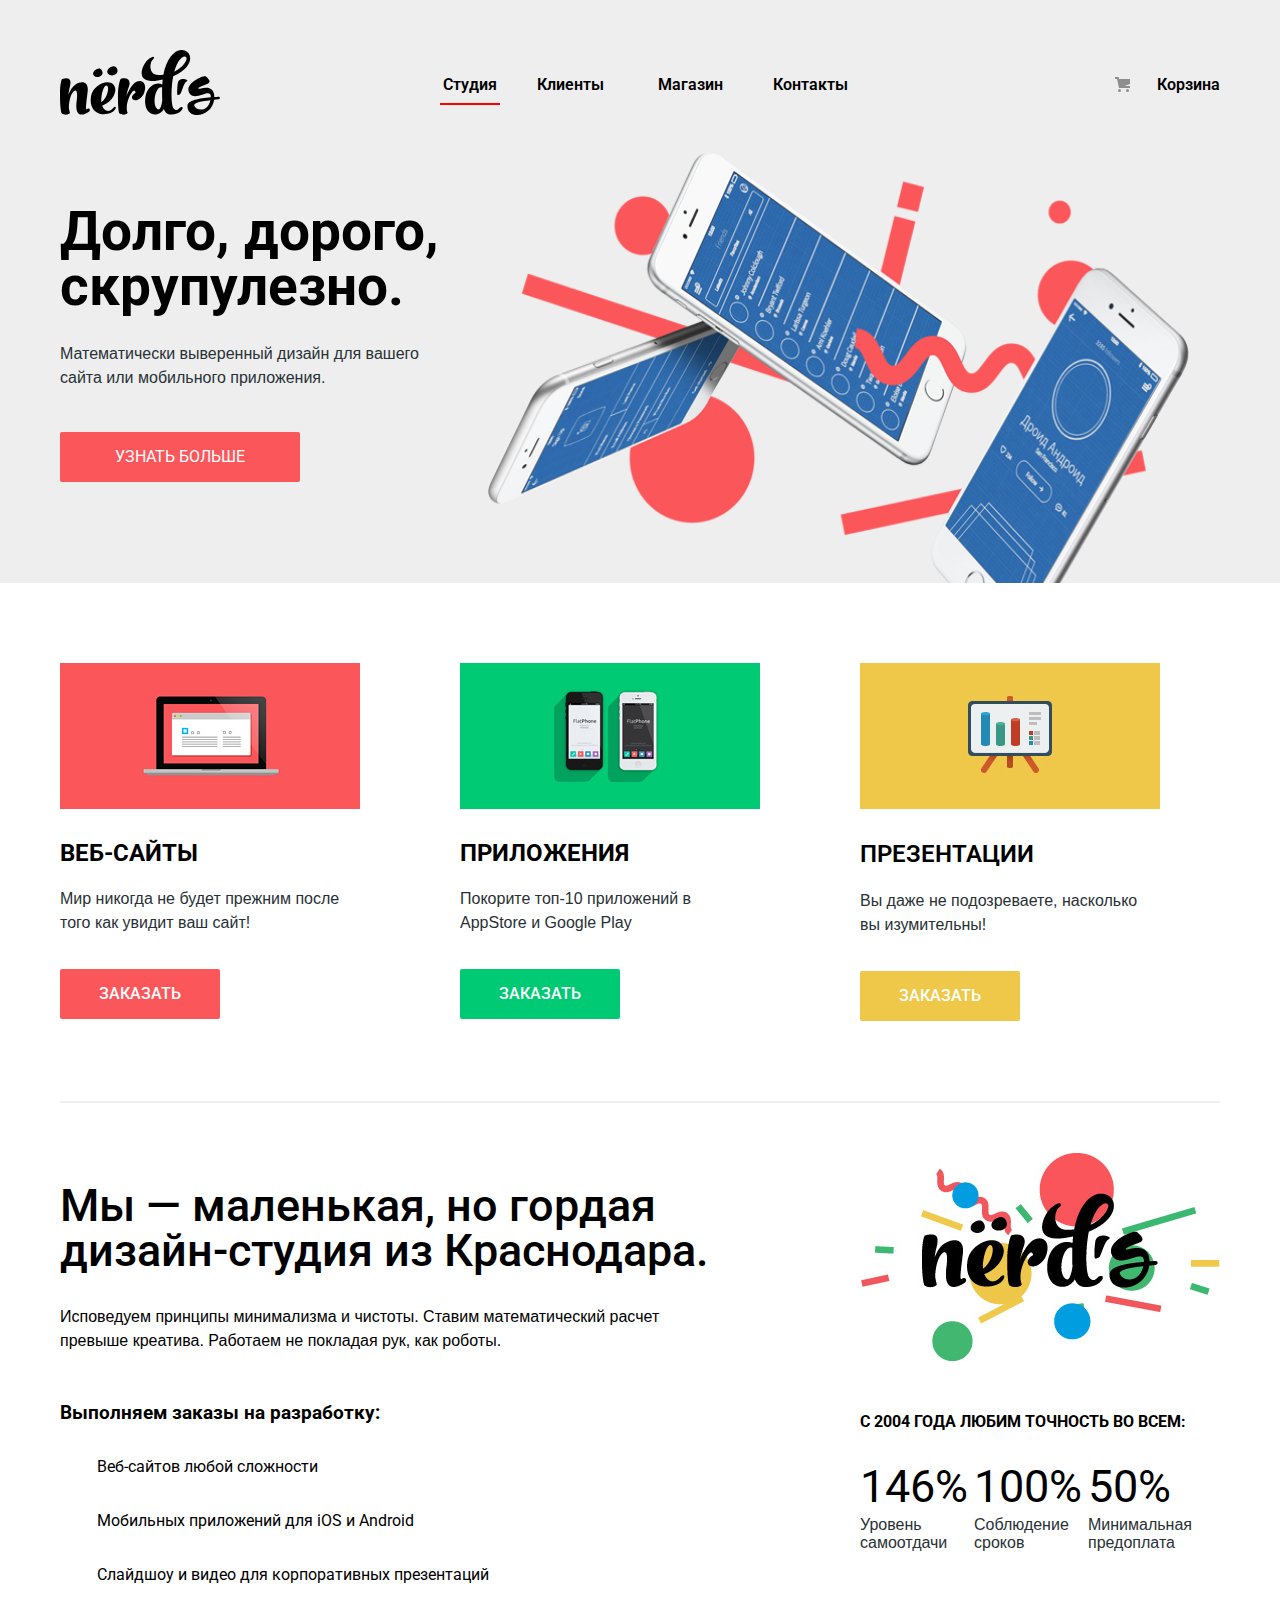
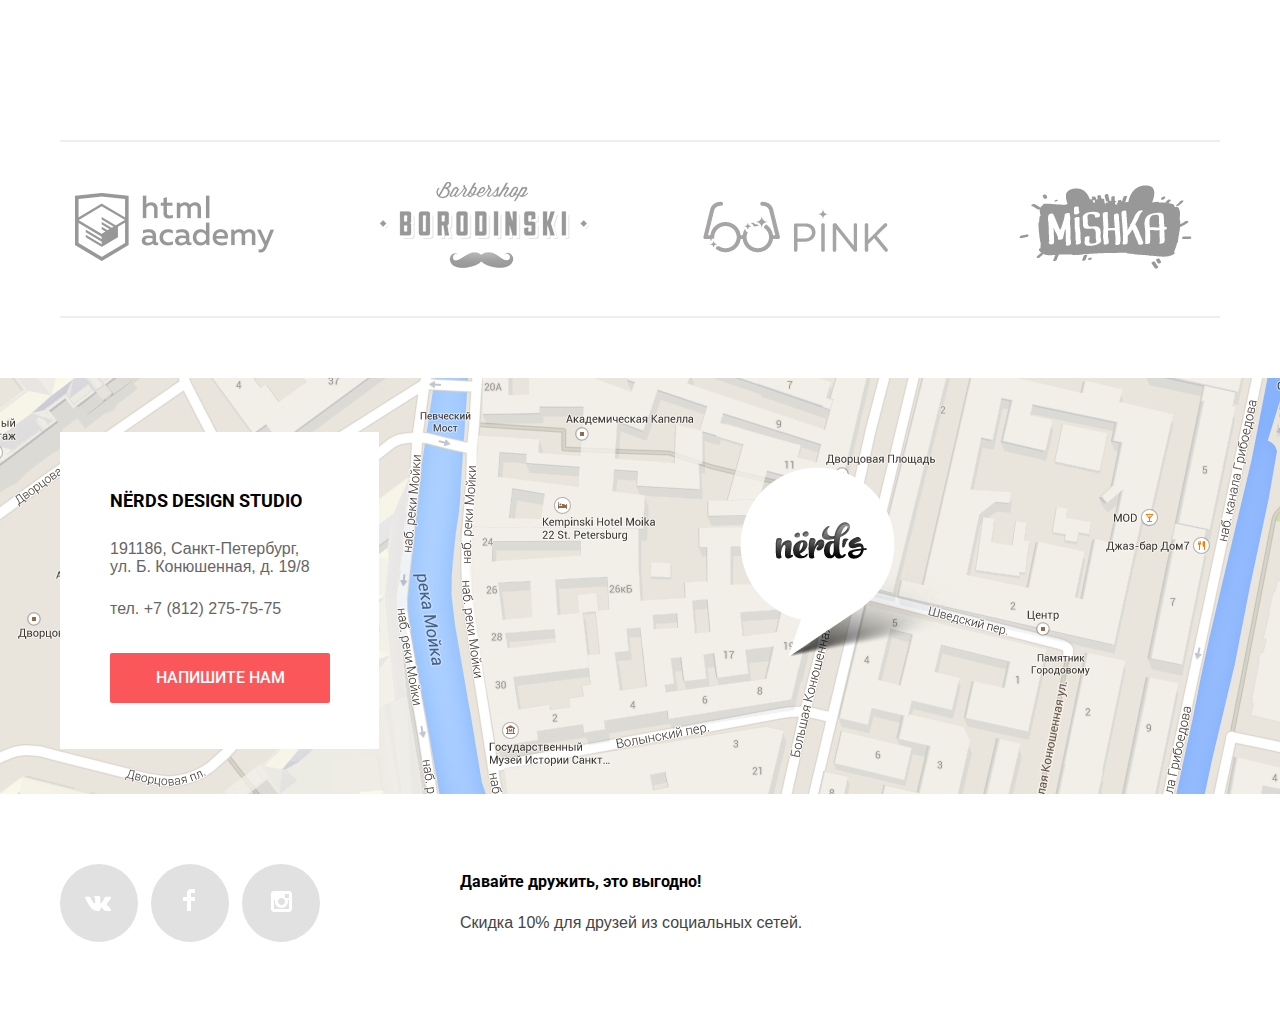
<file: index.html>
<!DOCTYPE html>
<html lang="ru">
<head>
    <meta charset="UTF-8">
    <title>Nerds</title>
    <link rel="stylesheet" href="css/style.css">
<!--    <link rel="stylesheet" href="css/style.min.css">-->
    <link href="https://fonts.googleapis.com/css?family=Roboto&display=swap" rel="stylesheet">
</head>
<body>
    <header class="main-header">
        <div class="main-wrapper">
            <nav class="main-navigation flex-container clearfix">
                <a href="index.html" class="main-header-logo">
                    <img src="img/nerds-logo.svg" width="160" height="65" alt="Nerds logo">
                </a>
                <ul class="site-navigation flex-container">
                    <li class="site-navigation-item navigation-studio site-navigation-current"><a>Студия</a></li>
                    <li class="site-navigation-item navigation-clients"><a href="#">Клиенты</a></li>
                    <li class="site-navigation-item navigation-shop"><a href="nerds-catalog.html">Магазин</a></li>
                    <li class="site-navigation-item navigation-contacts"><a href="#">Контакты</a></li>
                </ul>
                <p class="cart-container cart-link flex-container">
                    <a href="#" class="cart">Корзина</a>
                </p>
            </nav>
        </div>
    </header>
    <div class="slider-block__container">
        <div class="main-wrapper clearfix">
            <section class="slider-block__left">
            <!--            <div class="main-wrapper">-->
                    <h2 class="visually-hidden">Дизайн сайта или мобильного приложения</h2>

                    <b class="slider-1_phrase">Долго, дорого,<br>
                    скрупулезно.</b>

                    <div class="slider-text__container">
                        <p class="slider-1_text">Математически выверенный дизайн
                        для вашего сайта или мобильного приложения.</p>
                    </div>

                    <div class="button-slider__container">
                        <a href="#" class="button button-slider">Узнать больше</a>
                    </div>
            <!--            </div>-->
            </section>
            <section class="slider-block__right">
            <!--            <div class="main-wrapper">-->
                   <h2 class="visually-hidden">Дизайн мобильных приложений</h2>
                    <p class="slider-1_container">
                        <img src="img/slide-1.png" width="760" height="431" alt="Дизайн мобильных приложений">
                    </p>
            <!--           </div>-->
            </section>
        </div>
    </div>
<!--    <div class="main-wrapper">-->
        <main class="container">
           <h1 class="visually-hidden">Nerds - разработка веб-сайтов, приложений и презентаций</h1>
           <div class="main-wrapper">
            <section class="advantages">
                <h2 class="visually-hidden">Приемущества</h2>

                <div class="advantages-wrapper">
                    <ul class="advantages-list advantages-container">
                        <li class="advantages-list-item web-sites">
                            <div class="advantages-list-item__wrapper">
                                    <img src="img/illustration-1.png" width="300" height="146" alt="Веб-сайты">

                                    <h3 class="web-sites__title">Веб-сайты</h3>


                                    <p class="web-sites__text">Мир никогда не будет прежним после того как увидит ваш сайт!</p>

                            </div>
                            <div class="advantages-list-item__wrapper-button button-red">
                                <a href="#" class="button-red-link">Заказать</a>
                            </div>
                        </li>
                        <li class="advantages-list-item applications">
                            <div class="advantages-list-item__wrapper">
                                    <img src="img/illustration-2.png" width="300" height="146" alt="Приложения">

                                    <h3 class="applications__title">Приложения</h3>


                                    <p class="applications__text">Покорите топ-10 приложений в AppStore и Google Play</p>
                            </div>
                            <div class="advantages-list-item__wrapper-button button-green">
                                <a href="#" class="button button-green-link">Заказать</a>
                            </div>
                        </li>
                        <li class="advantages-list-item presentations">
                            <div class="advantages-list-item__wrapper">
                                    <img src="img/illustration-3.png" width="300" height="146" alt="Презентации">

                                    <h3 class="presentation__title">Презентации</h3>


                                    <p  class="presentation__text">Вы даже не подозреваете, насколько вы изумительны!</p>

                            </div>
                            <div class="advantages-list-item__wrapper-button button-yellow">
                                <a href="#" class="button button-yellow-link">Заказать</a>
                            </div>
                        </li>
                    </ul>
                </div>
            </section>
            <div class="line-after"></div>
            <div class="studio-block">
                <div class="studio-block__top-wrapper clearfix">
                    <section class="studio-block__about">
                      <h2 class="visually-hidden">О студии Nerds</h2>
                       <article class="studio-block__about-us">
                           <h3 class="visually-hidden">О студии</h3>
                            <b>Мы — маленькая, но гордая дизайн-студия из Краснодара.</b>

                            <p class="studio-block__about-text">Исповедуем принципы минимализма и чистоты. Ставим математический расчет
                           превыше креатива. Работаем не покладая рук, как роботы.</p>
                       </article>
                       <article class="studio-block__about-orders">
                           <h3 class="about-orders">Выполняем заказы на разработку:</h3>
                           <ul class="about-orders__list">
                               <li class="about-orders__list-items">Веб-сайтов любой сложности</li>
                               <li class="about-orders__list-items">Мобильных приложений для iOS и Android</li>
                               <li class="about-orders__list-items">Слайдшоу и видео для корпоративных презентаций</li>
                           </ul>
                       </article>
                    </section>
                    <section class="studio-block__accuracy">
                       <h2 class="visually-hidden">Точность Nerds</h2>

                            <img src="img/nerds-illustration.png" width="360" height="208" alt="Nerds logo accuracy">

                        <div class="accuracy__text-block">
                            <b>с 2004 года Любим точность во всем:</b>
                            <div class="accuracy__text-block-text-wrapper">
                                <div class="accuracy-text__block">
                                    <span class="percents">146%</span>
                                    <p class="accuracy-text__block-desc">Уровень самоотдачи</p>
                                </div>
                                <div class="accuracy-text__block">
                                    <span class="percents">100%</span>
                                    <p class="accuracy-text__block-desc">Соблюдение сроков</p>
                                </div>
                                <div class="accuracy-text__block">
                                    <span class="percents">50%</span>
                                    <p class="accuracy-text__block-desc">Минимальная предоплата</p>
                                </div>
                            </div>

<!--
                            <p>
                                <span class="percents">146%</span>
                                <span class="percents">100%</span>
                                <span class="percents">50%</span>
                            </p>
                            <p>Уровень самоотдачи</p>
                            <p>Соблюдение сроков</p>
                            <p>Минимальная предоплата</p>
-->
                        </div>
                    </section>
                </div>
            <div class="line-after"></div>
                <section class="studio-block__sponsors">
                   <h2 class="visually-hidden">Наши спонсоры</h2>
                    <div class="sponsors__wrapper">
                        <ul class="sponsors__list">
                            <li class="sponsors__list-item sponsors__htmlacademy">

                                    <img src="img/l1.png" width="209" height="90" alt="Изображение логотипа сайта HTML Academy">

                            </li>
                            <li class="sponsors__list-item sponsors__barbershop">

                                    <img src="img/l2.png" width="209" height="90" alt="Изображение логотипа сайта Barbershop Borodinski">

                            </li>
                            <li class="sponsors__list-item sponsors__pink">

                                    <img src="img/l3.png" width="209" height="90" alt="Изображение логотипа сайта Pink">

                            </li>
                            <li class="sponsors__list-item sponsors__mishka">

                                    <img src="img/l4.png" width="209" height="90" alt="Изображение логотипа сайта Mishka">

                            </li>
                        </ul>
                    </div>
                </section>
            </div>
            <div class="line-after"></div>
            </div>
            <section class="section-map section-map__container--inner">
               <h2 class="visually-hidden">Расположение студии на карте</h2>
                <div class="section-map__container">
                    <!-- Место для карты фоном -->
                    <address class="section-map__address-block">
                        <div class="section-map__wrapper">
                            <b class="section-map__title">NЁRDS DESIGN STUDIO</b>

<!--                        <div class="section-map__address-wrapper">-->
                            <p class="section-map__address">
                                191186, <span class="section-map__address--city">Санкт-Петербург</span>,<br>
                                ул. Б.&nbsp;Конюшенная, д.&nbsp;19/8
                            </p>
<!--                        </div>-->
<!--                        <div class="section-map__tel-wrapper">-->
                            <p class="section-map__tel">тел. +7 (812) 275-75-75</p>
<!--                        </div>-->
<!--                        <div class="section-map__button-wrapper">-->
                            <a href="#" class="section-map__button">Напишите нам</a>
<!--                        </div>-->
                        </div>
                    </address>
                </div>
            </section>
        </main>
<!--    </div>-->
    <footer class="main-footer">
        <div class="footer-wrapper footer-flex-container clearfix">
            <section class="social-media clearfix">
               <h3 class="visually-hidden">Иконки социальных сетей</h3>
                <ul class="social-media__list social-flex">
                    <li class="social-media__list-item vk">
                        <a target="_blank" href="https://vk.com" class="link__vk" ><div class="vk__images-block">
                                <img src="img/vk-icon.svg" width="26" height="15" alt="Вконтакте">
                            </div></a>
                    </li>
                    <li class="social-media__list-item fb">
                        <a target="_blank" href="https://facebook.com" class="link__fb">
                            <div class="fb__images-block">
                                <img src="img/fb-icon.svg" width="12" height="22" alt="Facebook">
                            </div>
                        </a>
                    </li>
                    <li class="social-media__list-item instagram">
                        <a target="_blank" href="https://www.instagram.com/" class="link__instagram"><div class="instagram__images-block">
                                <img src="img/insta-icon.svg" width="21" height="21" alt="Instagram">
                            </div></a>
                    </li>
                </ul>
            </section>
            <section class="discount clearfix">
               <div class="discount-wrapper">
                   <h3 class="visually-hidden">Скидки</h3>
                    <b class="discount__title">Давайте дружить, это выгодно!</b>
                    <p class="discount__text">Скидка 10% для друзей из социальных сетей.</p>
               </div>
            </section>
        </div>
    </footer>
    <section class="modal write-us">
       <h2 class="write-us__title">Напишите нам</h2>
        <form action="https://echo.htmlacademy.ru" class="write-us__form">
            <div class="write-us__main-wrapper">
                <div class="write-us__name-email--wrapper">
                    <b class="write-us__left">
                        <label class="wr" for="write-us__name">Ваше имя:</label>
                        <input id="write-us__name" type="text" placeholder="Имя Фамилия">
                    </b>
                    <b class="write-us__right">
                        <label for="write-us__email" >Ваш email:</label>
                        <input id="write-us__email" type="email" placeholder="email@example.com">
                    </b>
                </div>
                <b class="write-us__letter">
                    <label for="write-us__letter">
                        Текст письма:
                        <textarea name="write-us__area" cols="30" rows="10" id="write-us__letter" placeholder="В свободной форме"></textarea>
                    </label>

                </b>
                <button type="submit" class="send">Отправить</button>
            </div>
        </form>
        <button class="modal-close" type="button">Закрыть</button>
    </section>

    <script src="js/script.js"></script>
</body>
</html>
</file>
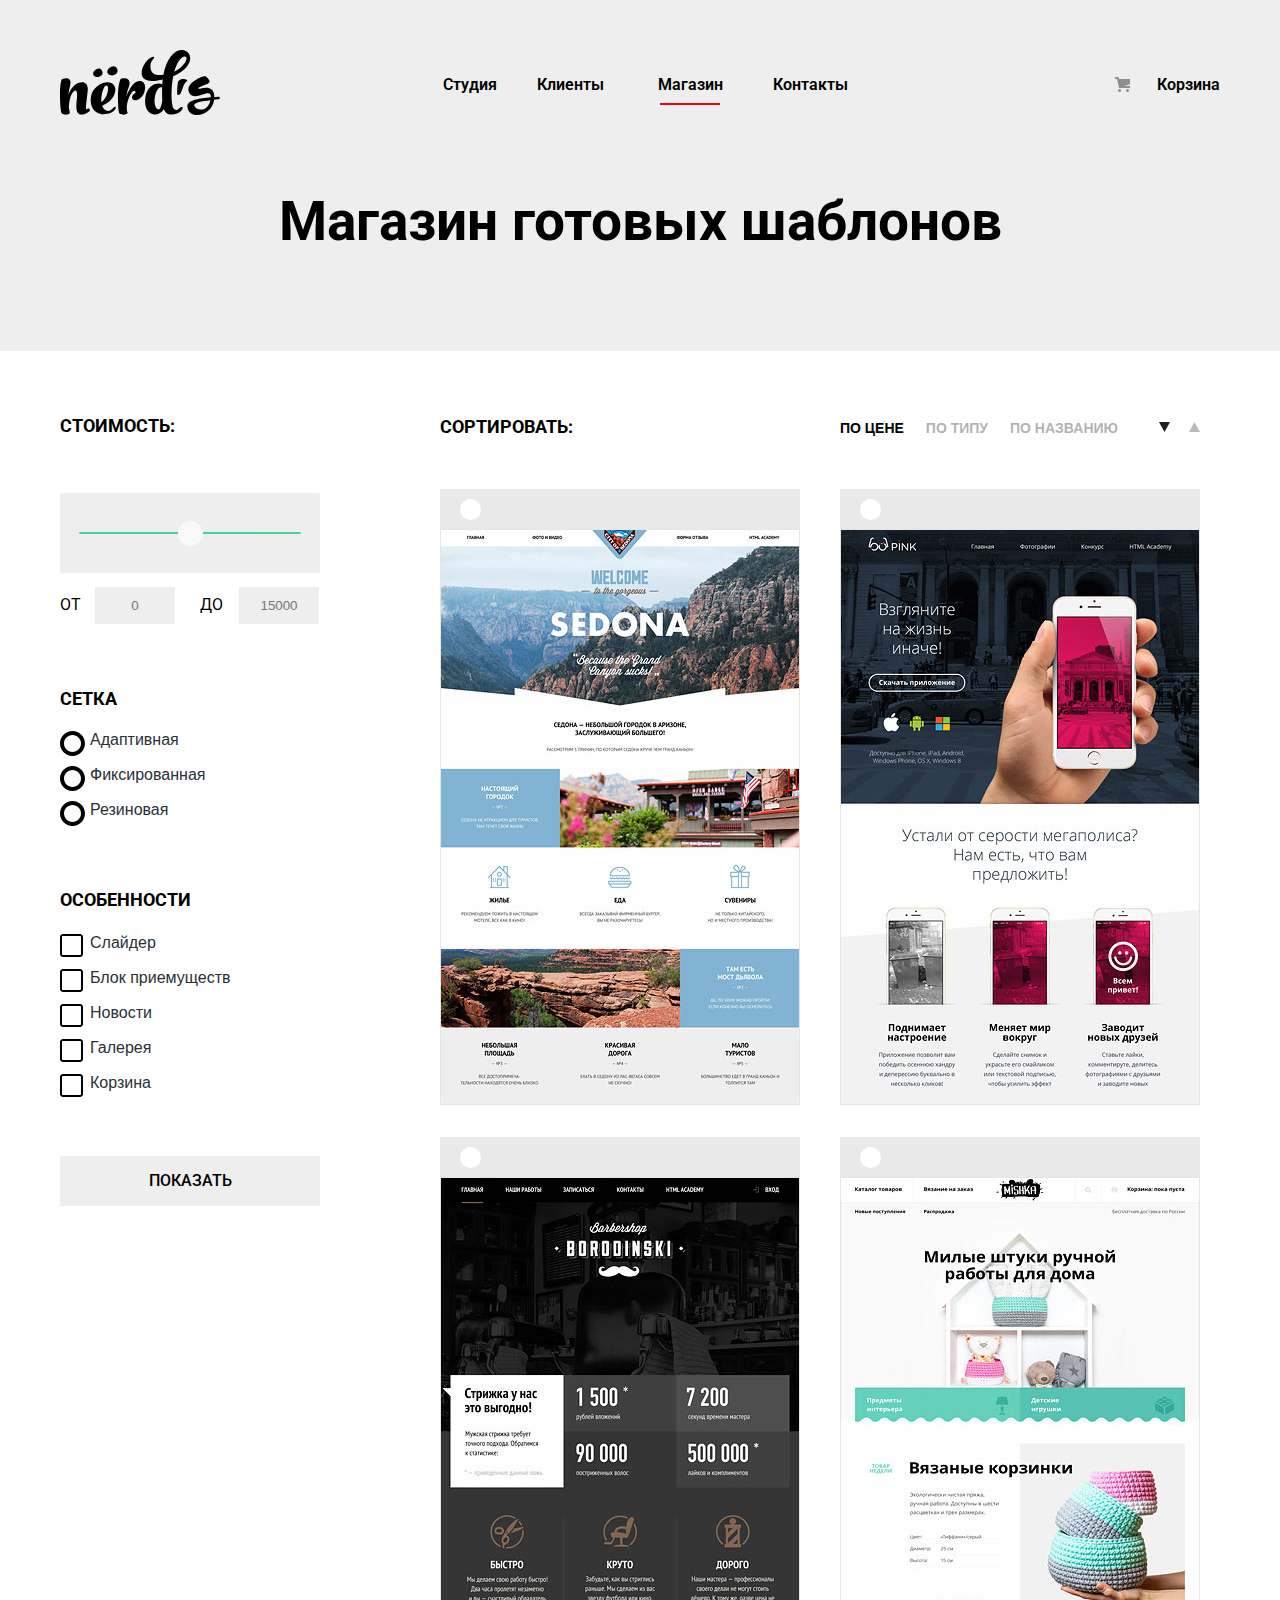
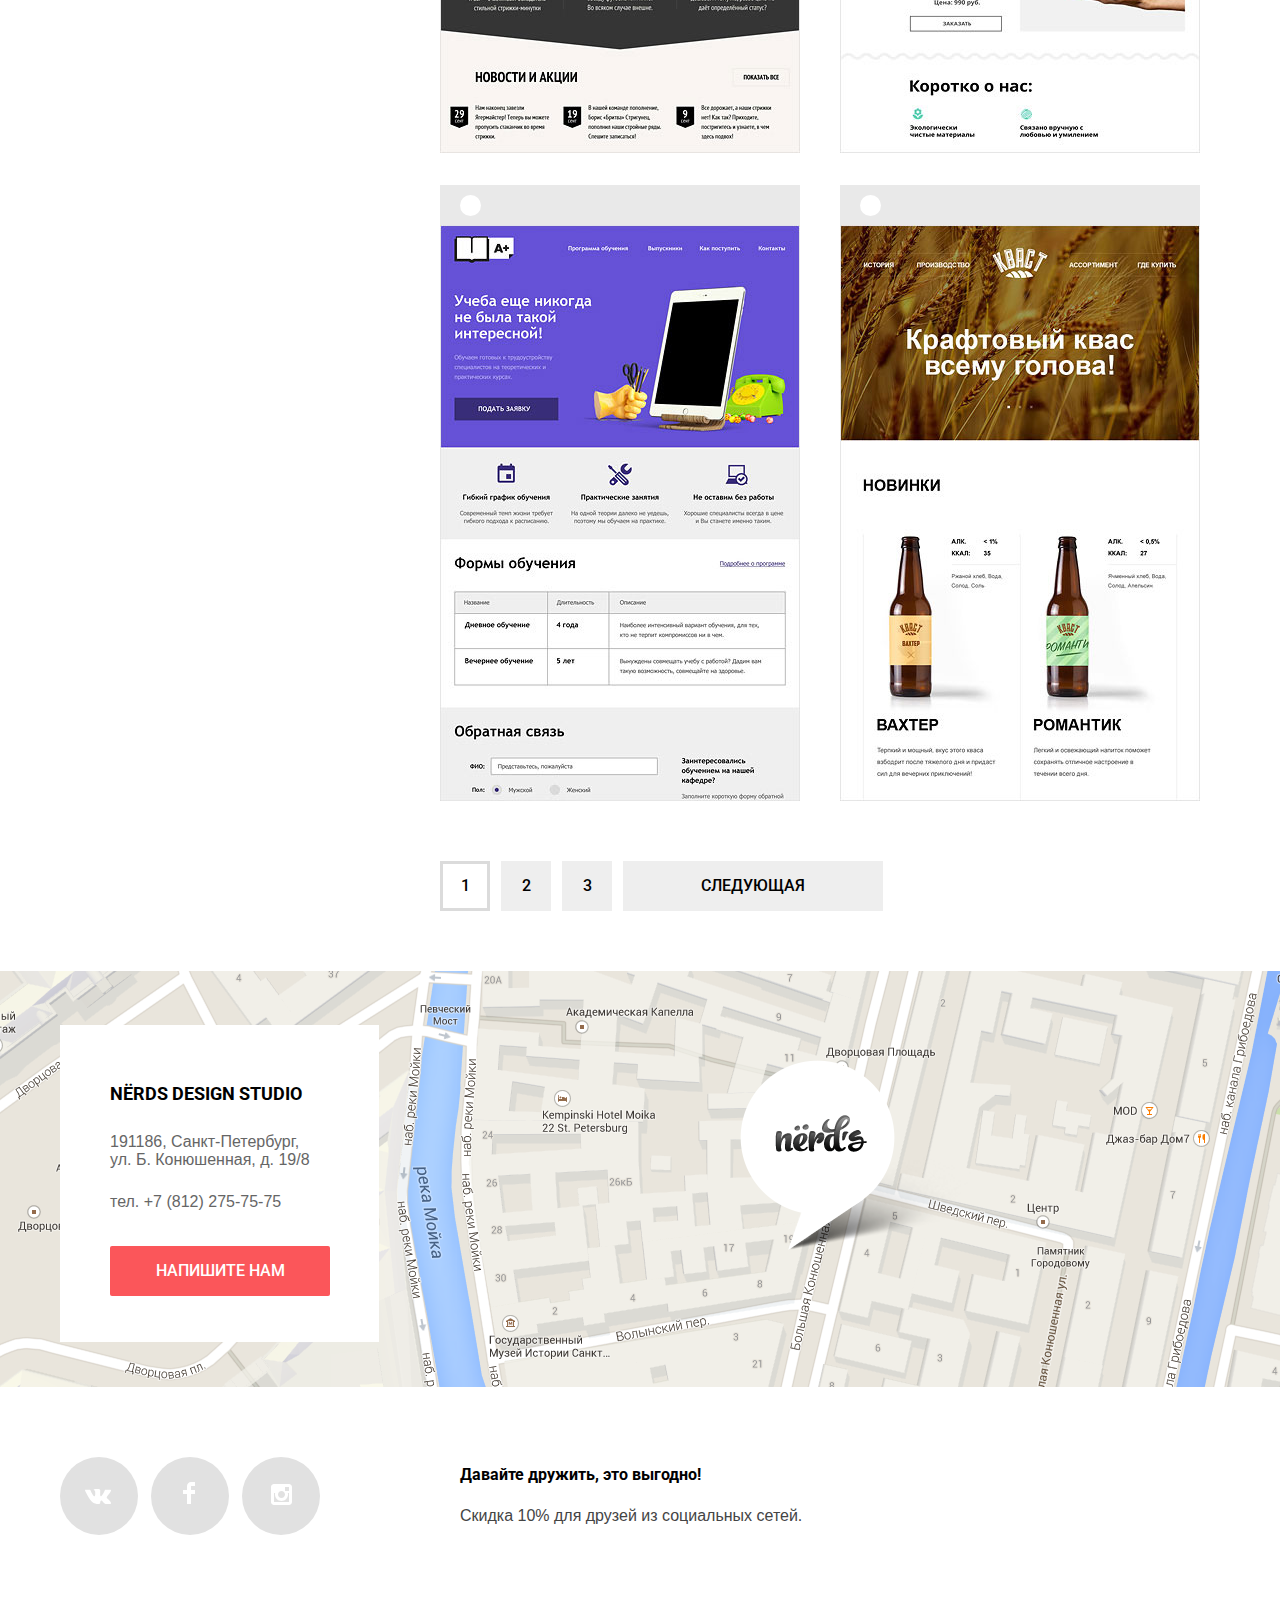
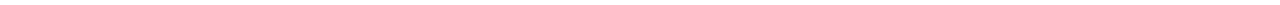
<file: nerds-catalog.html>
<!DOCTYPE html>
<html lang="ru">
<head>
    <meta charset="UTF-8">
    <title>Nerds</title>
    <link rel="stylesheet" href="css/style.css">
<!--    <link rel="stylesheet" href="css/style.min.css">-->
    <link href="https://fonts.googleapis.com/css?family=Roboto&display=swap" rel="stylesheet">
</head>
<body>
    <header class="main-header catalog-header">
        <div class="main-wrapper">
            <nav class="main-navigation flex-container clearfix">
                <a href="index.html" class="main-header-logo">
                    <img src="img/nerds-logo.svg" width="160" height="65" alt="Nerds logo">
                </a>
                <ul class="site-navigation flex-container">
                    <li class="site-navigation-item navigation-studio"><a href="index.html">Студия</a></li>
                    <li class="site-navigation-item navigation-clients"><a href="#">Клиенты</a></li>
                    <li class="site-navigation-item navigation-shop site-navigation-current"><a href="nerds-catalog.html">Магазин</a></li>
                    <li class="site-navigation-item navigation-contacts"><a href="#">Контакты</a></li>
                </ul>
                <p class="cart-container cart-link flex-container">
                    <a href="#" class="cart">Корзина</a>
                </p>
            </nav>
        <h1 class="main-title">Магазин готовых шаблонов</h1>
        </div>
    </header>

    <main class="container">
        <div class="catalog-main-wrapper catalog-flex-container">
            <section class="filters">
               <h2 class="visually-hidden">Фильтр шаблонов</h2>
               <form class="filter" method="get" action="https://echo.htmlacademy.ru">
                   <fieldset>
                       <legend class="cost">Стоимость:</legend>
                        <div class="price-range-list">
                            <div class="price-range-item range-flex-container">
                                <input class="range-slider" type="range" min="0" max="15000">
                            </div>
                            <div class="flex-input-container">
                                <div class="price-from-min price-min-max">
                                    <label for="from-min">От</label>
                                    <input class="filter-input filter-input-checkbox"  id="from-min" type="text" placeholder="0">
                                </div>
                                <div class="price-to-max price-min-max">
                                    <label for="to-max">До</label>
                                    <input class="filter-input filter-input-checkbox"  id="to-max" type="text" placeholder="15000">
                                </div>
                            </div>
                        </div>
                   </fieldset>
                   <fieldset>
                       <legend>Сетка</legend>
                       <ul class="filter-grid">
                           <li class="filter-option">
                            <label class="grid-radio">
                                   <input class="visually-hidden filter-input filter-input-radio" type="radio" name="grid-radio-input">
                                   <span class="radio-indicator"></span>
                                       Адаптивная
                               </label>
                           </li>
                           <li class="filter-option">
                               <label class="grid-radio">
                                   <input class="visually-hidden filter-input filter-input-radio" type="radio" name="grid-radio-input">
                                   <span class="radio-indicator"></span>
                                       Фиксированная
                                </label>
                           </li>
                           <li class="filter-option">
                               <label class="grid-radio">
                                   <input class="visually-hidden filter-input filter-input-radio" type="radio" name="grid-radio-input">
                                   <span class="radio-indicator"></span>
                                       Резиновая
                               </label>
                           </li>
                       </ul>
                   </fieldset>
                   <fieldset>
                       <legend>Особенности</legend>
                        <ul class="filter-features">
                            <li class="filter-option">
                              <label class="features-checkbox">
                               <input class="visually-hidden filter-input filter-input-radio" type="checkbox" name="features-checkbox-input">
                               <span class="checkbox-indicator"></span>
                                    Слайдер
                                </label>
                            </li>
                            <li class="filter-option">
                                <label class="features-checkbox">
                                   <input class="visually-hidden filter-input filter-input-radio" type="checkbox" name="features-checkbox-input">
                                   <span class="checkbox-indicator"></span>
                                       Блок приемуществ
                               </label>
                            </li>
                            <li class="filter-option">
                                <label class="features-checkbox">
                                   <input class="visually-hidden filter-input filter-input-radio" type="checkbox" name="features-checkbox-input">
                                   <span class="checkbox-indicator"></span>
                                   Новости
                               </label>
                            </li>
                                <li class="filter-option">
                                <label class="features-checkbox">
                                   <input class="visually-hidden filter-input filter-input-radio" type="checkbox" name="features-checkbox-input">
                                   <span class="checkbox-indicator"></span>
                                       Галерея
                                   </label>
                            </li>
                            <li class="filter-option">
                                <label class="features-checkbox">
                                   <input class="visually-hidden filter-input filter-input-radio" type="checkbox" name="features-checkbox-input">
                                   <span class="checkbox-indicator"></span>
                                        Корзина
                               </label>
                            </li>
                        </ul>
                   </fieldset>
                   <button class="filter-button button" type="submit">Показать</button>
                </form>
            </section>


            <section class="catalog catalog-flex">
                <h2 class="visually-hidden">Сортировка товаров</h2>
                <div class="sort-container">
                    <b class="sort-word">Сортировать:</b>
                    <ul class="sort-menu">
                        <li class="sort-menu-item sort-menu-item-current">
                            <a href="#">По цене</a>
                        </li>
                        <li class="sort-menu-item">
                            <a href="#">По типу</a>
                        </li>
                        <li class="sort-menu-item">
                            <a href="#">По названию</a>
                        </li>
                        <li class="sort-menu-item down-up__flex-container sort-menu-item__down-up-current">
                            <a href="#" class="sort-down">
                                <img src="img/icon-down-dir-normal.svg" width="11" height="10" alt="Сортировать вниз">
                                </a>
                            <a href="#" class="sort-up">
                                <img src="img/icon-up-dir-normal.svg" alt="Сортировать вверх">
                            </a>
                        </li>
                    </ul>
                </div>
                <h2 class="visually-hidden">Каталог товаров</h2>
                <ul class="catalog-list">
                    <li class="catalog-item">
                        <div class="catalog-item__block1">
                            <img src="img/img-sedona.jpg" alt="Сайт с названием Sedona" width="360" height="576">
                            <div class="catalog-item__block2">
                            <h3 class="catalog-item__block2-title">Sedona</h3>
                            <p>Информационный сайт для туристов</p>
                            <a href="#" class="catalog__button">
                                9 900 РУБ.
                            </a>
                            </div>
                        </div>

                    </li>
                    <li class="catalog-item">
                        <div class="catalog-item__block1">
                            <img src="img/img-pink.jpg" alt="Сайт с названием Pink" width="360" height="576">
                            <div class="catalog-item__block2">
                            <h3 class="catalog-item__block2-title">Pink App</h3>
                            <p>Продуктовый лендинг приложения для iOS и Android</p>
                            <a href="#" class="catalog__button">
                                9 900 РУБ.
                            </a>
                            </div>
                        </div>
                    </li>
                    <li class="catalog-item">
                       <div class="catalog-item__block1">
                            <img src="img/img-barbershop.jpg" alt="Сайт с названием barbershop" width="360" height="576">
                            <div class="catalog-item__block2">
                            <h3 class="catalog-item__block2-title">Barbershop</h3>
                            <p>Сайт салоны красоты. <br> Для мужчин, да.</p>
                            <a href="#" class="catalog__button">
                                9 900 РУБ.
                            </a>
                            </div>
                        </div>
                    </li>
                    <li class="catalog-item">
                       <div class="catalog-item__block1">
                            <img src="img/img-mishka.jpg" alt="Сайт с названием Mishka" width="360" height="576">
                            <div class="catalog-item__block2">
                            <h3 class="catalog-item__block2-title">Mishka</h3>
                            <p>Интернет-магазин  вязаных игрушек</p>
                            <a href="#" class="catalog__button">
                                9 900 РУБ.
                            </a>
                            </div>
                        </div>

                    </li>
                    <li class="catalog-item catalog-item--bottom-default">
                       <div class="catalog-item__block1">
                            <img src="img/img-aplus.jpg" alt="Сайт с названием Aplus" width="360" height="576">
                            <div class="catalog-item__block2">
                            <h3 class="catalog-item__block2-title">A plus</h3>
                            <p>Лендинг курсов повышения квалификации</p>
                            <a href="#" class="catalog__button">
                                9 900 РУБ.
                            </a>
                            </div>
                        </div>

                    </li>
                    <li class="catalog-item catalog-item--bottom-default">
                       <div class="catalog-item__block1">
                            <img src="img/img-kvast.jpg" alt="Сайт с названием Kvast" width="360" height="576">
                            <div class="catalog-item__block2">
                            <h3 class="catalog-item__block2-title">Кваст</h3>
                            <p>Промо-сайт производителя крафтового кваса</p>
                            <a href="#" class="catalog__button">
                                9 900 РУБ.
                            </a>
                            </div>
                        </div>
                    </li>
                </ul>


                <ul class="pagination-list">
                    <li class="pagination-item pagination-item-current">
                        <a >1</a>
                    </li>
                    <li class="pagination-item">
                        <a href="#">2</a>
                    </li>
                    <li class="pagination-item">
                        <a href="#">3</a>
                    </li>
                    <li class="pagination-item pagination-item__next">
                        <a href="#">Следующая</a>
                    </li>
                </ul>
            </section>
        </div>


        <section class="section-map section-map__container--inner">
               <h2 class="visually-hidden">Расположение студии на карте</h2>
                <div class="section-map__container">
                    <!-- Место для карты фоном -->
                    <address class="section-map__address-block">
                        <div class="section-map__wrapper">
                            <b class="section-map__title">NЁRDS DESIGN STUDIO</b>

<!--                        <div class="section-map__address-wrapper">-->
                            <p class="section-map__address">
                                191186, <span class="section-map__address--city">Санкт-Петербург</span>,<br>
                                ул. Б.&nbsp;Конюшенная, д.&nbsp;19/8
                            </p>
<!--                        </div>-->
<!--                        <div class="section-map__tel-wrapper">-->
                            <p class="section-map__tel">тел. +7 (812) 275-75-75</p>
<!--                        </div>-->
<!--                        <div class="section-map__button-wrapper">-->
                            <a href="#" class="section-map__button">Напишите нам</a>
<!--                        </div>-->
                        </div>
                    </address>
                </div>
            </section>
    </main>
    <footer class="main-footer">
        <div class="footer-wrapper footer-flex-container clearfix">
            <section class="social-media clearfix">
               <h3 class="visually-hidden">Иконки социальных сетей</h3>
                <ul class="social-media__list social-flex">
                    <li class="social-media__list-item vk">
                        <a target="_blank" href="https://vk.com" class="link__vk">
                            <div class="vk__images-block">
                                <img src="img/vk-icon.svg" width="26" height="15" alt="Вконтакте">
                            </div></a>
                    </li>
                    <li class="social-media__list-item fb">
                        <a target="_blank" href="https://facebook.com" class="link__fb">
                            <div class="fb__images-block">
                                <img src="img/fb-icon.svg" width="12" height="22" alt="Facebook">
                            </div>
                        </a>
                    </li>
                    <li class="social-media__list-item instagram">
                        <a target="_blank" href="https://www.instagram.com/" class="link__instagram"><div class="instagram__images-block">
                                <img src="img/insta-icon.svg" width="21" height="21" alt="Instagram">
                            </div></a>
                    </li>
                </ul>
            </section>
            <section class="discount clearfix">
               <div class="discount-wrapper">
                   <h3 class="visually-hidden">Скидки</h3>
                    <b class="discount__title">Давайте дружить, это выгодно!</b>
                    <div class="discount__text-wrapper">
                        <p class="discount__text">Скидка 10% для друзей из социальных сетей.</p>
                    </div>
               </div>
            </section>
        </div>
    </footer>
    <section class="modal write-us">
       <h2 class="write-us__title">Напишите нам</h2>
        <form action="https://echo.htmlacademy.ru" class="write-us__form">
            <div class="write-us__main-wrapper">
                <div class="write-us__name-email--wrapper">
                    <b class="write-us__left">
                        <label class="wr" for="write-us__name">Ваше имя:</label>
                        <input id="write-us__name" type="text" placeholder="Имя Фамилия">
                    </b>
                    <b class="write-us__right">
                        <label for="write-us__email" >Ваш email:</label>
                        <input id="write-us__email" type="email" placeholder="email@example.com">
                    </b>
                </div>
                <b class="write-us__letter">
                    <label for="write-us__letter">
                        Текст письма:
                        <textarea name="write-us__area" cols="30" rows="10" id="write-us__letter" placeholder="В свободной форме"></textarea>
                    </label>

                </b>
                <button type="submit" class="send">Отправить</button>
            </div>
        </form>
        <button class="modal-close" type="button">Закрыть</button>
    </section>

    <script src="js/script.js"></script>
</body>
</html>
</file>
<file: css/style.css>
html, body{
    width: 100%;
    margin: 0;
    padding: 0;
    font-family: 'Roboto', sans-serif;
    font-size: 16px;
}

@font-face {

font-family: Agency FB;

src: url(font/agencyfb.ttf);

font-style:normal;

}

header{
    background-color: #eeeeee;
}
main{}
footer{}

.clearfix:after{
    content: "";
    display: block;
    clear: both;
}
.visually-hidden{
    position: absolute;
    width: 1px;
    height: 1px;
    margin: -1px;
    border: 0;
    padding: 0;
    clip: rect(0, 0, 0, 0);
    overflow: hidden;
}

.main-header{
    padding-bottom: 17px;
    padding-top: 50px;
}
.main-wrapper{
    width: 1200px;
    margin: 0 auto;
}

.flex-container {
    display: flex;
    align-items: center;
}

         /*Блок шапки*/



.main-navigation img:hover{

    opacity: 0.8;
}
.main-navigation img:active{
    opacity: 0.3;
}

.main-header-logo {
    margin-right: 200px;
    margin-left: 20px;
}
.site-navigation {
    list-style: none;
    margin: 0;
    padding: 0;
    width: 440px;
    text-align: center;
    display: flex;
    justify-content: space-between;
    padding-right: 200px;
}
.site-navigation-item{
    padding: 11px 0;
    text-align: center;
    width: 100px;
    color: #000;
    font-family: 'Roboto', sans-serif;
    font-size: 16px;

    font-weight: 600;
}
.site-navigation-item a{
    display: block;
    color: #000;
    font-family: 'Roboto', sans-serif;
    font-size: 16px;
    font-weight: 600;
    text-decoration: none;
}
.site-navigation-item a:hover{
    display: block;
    color: #000;
    font-family: 'Roboto', sans-serif;
    font-size: 16px;
    font-weight: 600;
    text-decoration: none;
    color: #fb565a;
}
.site-navigation-item a:active{
    display: block;
    color: #000;
    font-family: 'Roboto', sans-serif;
    font-size: 16px;
    font-weight: 600;
    text-decoration: none;
    color: #a6a6a6;
}

.site-navigation-current{
    position: relative;
}
.site-navigation-current::after{
    content: "";

    width: 60px;
    height: 2px;

    background: red;
    left: 20px;
    right: 5px;
    bottom: 0;
}
.site-navigation-current a:hover{
    color: #000;
}

.site-navigation-current::after {
    content: "";

    position: absolute;
    right: 20px;
    bottom: 0;

    height: 2px;

    background-color: red;
}


.navigation-clients{
    margin-right: 20px;
}
.navigation-shop{
    margin-right: 20px;
}


.cart-container{
    display: block;
    position: relative;
    margin: 0;
    padding: 0;
    padding: 11px 0;
    width: 160px;

}
.cart-container a{
    display: block;
    width: 160px;
    text-align: right;
    color: #000;
    font-family: 'Roboto', sans-serif;
    font-size: 16px;
    font-weight: 600;
    text-decoration: none;
}


.cart-container a:hover{
    width: 160px;
    text-align: right;

    color: #000;
    font-family: 'Roboto', sans-serif;
    font-size: 16px;
    font-weight: 600;
    text-decoration: none;
    color: #fb565a;
}
.cart-container a:active{
    width: 160px;

    color: #000;
    font-family: 'Roboto', sans-serif;
    font-size: 16px;
    font-weight: 600;
    text-decoration: none;
    color: #a6a6a6;
}

.cart-container .cart {
    position: relative;
}

.cart::before {
    content: "";

    position: absolute;
    width: 16px;
    height: 18px;
    left: 55px;

    background-image: url(../img/cart-icon.svg);
    background-position: 0 0;
    background-repeat: no-repeat;
    top: 2px;
    opacity: 0.4;
}

.slider-block__container{
    background-color: #eeeeee;
    width: 100%;
}
.slider-block__left{
    background-color: #eeeeee;
    float: left;
    width: 380px;
    padding-top: 68px;
    padding-left: 20px;
}
.slider-1_phrase{
    font-family: 'Roboto', sans-serif;
    font-size: 55px;
    line-height: 55px;
}
.slider-text__container{
    padding-top: 28px;
    padding-bottom: 42px;
}
.slider-text__container p{
    display: block;
    margin: 0;
    padding: 0;
    font-family: agency-fb, sans-serif;
    font-style: normal;
    font-weight: 400;
    font-size: 16px;
    line-height: 24px;
    color: #283136;

}

.button-slider__container a{
    width: 240px;

    text-align: center;
    padding: 16px 0;

    background-color: #fb565a;

    display: block;
    border-radius: 2px;

    font-family: 'Roboto', sans-serif;
    font-size: 16px;
    line-height: 18px;
    font-weight: 500px;
    color: #fff;
}
.button-slider__container a:hover{
    width: 240px;

    background-color: #e74246;

    display: block;
    border-radius: 2px;
}
.button-slider__container a:active{
    width: 240px;

    background-color: #d7373b;

    display: block;
    border-radius: 2px;
}

a.button-slider{
    text-decoration: none;
    color: #fff;

    font-size: 16px;
    line-height: 18px;

    text-transform: uppercase;
}
a.button-slider:active{
    text-decoration: none;
    color: #e37376;

    font-size: 16px;
    line-height: 18px;

    text-transform: uppercase;
}

.slider-block__right{
    float: right;
    width: 701px;

}
.slider-block__right img{
    float: right;
    width: 701px;
    padding-right: 51px;
}

/*Блок приемущества*/

.advantages{
    margin-top: 80px;
    margin-bottom: 80px;
}

.advantages-list{
    list-style: none;
    margin: 0;
    padding: 0;
}

.advantages-container {
    display: flex;
}

.advantages-list-item{
    width: 300px;
}
.advantages-list-item h3{
    display: block;
    padding: 0;
    margin: 0;
    font-size: 24px;
    font-weight: 30px;
    margin-top: 26px;
    margin-bottom: 20px;
        text-transform: uppercase;
}
.advantages-list-item p{
    display: block;
    padding: 0;
    margin: 0;
    font-size: 16px;
    line-height: 24px;
    color: #283136;
    margin-bottom: 34px;
    font-family: agency-fb, sans-serif;
    font-style: normal;
    font-weight: 400;
}
.web-sites{
    padding-left: 20px;
}
/*
.web-sites__title-block h3{
    display: block;
    margin: 0;
    padding: 0;
    font-family: 'Roboto', sans-serif;
    font-size: 24px;
    line-height: 30px;
    font-weight: 600;
    padding-top: 26px;
    padding-bottom: 19px;
    text-transform: uppercase;
}
*/

/*
.web-sites__text p{
    display: block;
    margin: 0;
    padding: 0;

    font-size: 16px;
    line-height: 24px;

    padding-bottom: 34px;
}
*/

.advantages-list-item__wrapper-button{
    width: 160px;

    text-align: center;

    display: block;
}
.advantages-list-item__wrapper-button a{
    width: 160px;
    padding: 16px 0;
    text-align: center;

    display: block;
    line-height: 18px;
    font-weight: 500;
}
.button-red{
    background-color: #fb565a;
    border-radius: 2px;
}
.button-red:hover{
    background-color: #e74246;
    border-radius: 2px;
}
.button-red:active{
    background-color: #d7373b;
    border-radius: 2px;
}
.button-red-link{
    display: inline-block;
    text-decoration: none;
    font-family: 'Roboto', sans-serif;
    font-size: 16px;
    line-height: 18px;
    font-weight: 500;
    color: #fff;
    text-transform: uppercase;
}
.button-red-link:active{

    text-decoration: none;
    font-family: 'Roboto', sans-serif;
    font-size: 16px;
    line-height: 18px;
    font-weight: 500;
    color: #e37376;
    text-transform: uppercase;
}

.applications{
    padding-left: 100px;
}
.applications__title-block h3{
    margin: 0;
    padding: 0;
    font-family: 'Roboto', sans-serif;
    font-size: 24px;
    line-height: 30px;
    font-weight: 600;
    padding-top: 26px;
    padding-bottom: 19px;
}

.applications__text p {
    display: block;
    margin: 0;
    padding: 0;

    font-size: 16px;
    line-height: 24px;

    padding-bottom: 34px;
}
.button-green{
    background-color: #00ca74;
    border-radius: 2px;
}
.button-green:hover{
    background-color: #00bc6c;
    border-radius: 2px;
}
.button-green:active{
    background-color: #00aa62;
    border-radius: 2px;
    color: #2caa74;
}
.button-green-link{
    text-decoration: none;
    font-family: 'Roboto', sans-serif;
    font-size: 16px;
    line-height: 18px;
    font-weight: 500;
    color: #fff;
    text-transform: uppercase;
}
.button-green-link:active{

    text-decoration: none;
    font-family: 'Roboto', sans-serif;
    font-size: 16px;
    line-height: 18px;
    font-weight: 500;
    color: #48c28e;
    text-transform: uppercase;
}

.presentations{
    padding-left: 100px;
}
.presentation__title{
    margin: 0;
    padding: 0;
    font-family: 'Roboto', sans-serif;
    font-size: 24px;
    line-height: 30px;
    font-weight: 600;
    padding-top: 26px;
    padding-bottom: 19px;
}

.presentation__text p {
    display: block;
    margin: 0;
    padding: 0;
    font-size: 16px;
    line-height: 24px;

    padding-bottom: 34px;
}

.button-yellow{
    background-color: #efc84a;
    border-radius: 2px;
}
.button-yellow:hover{
    background-color: #eab534;
    border-radius: 2px;
}
.button-yellow:active{
    background-color: #e5a722;
    border-radius: 2px;
}
.button-yellow-link{

    text-decoration: none;
    font-family: 'Roboto', sans-serif;
    font-size: 16px;
    line-height: 18px;
    font-weight: 500;
    color: #fff;
    text-transform: uppercase;
}
.button-yellow-link:active{

    text-decoration: none;
    font-family: 'Roboto', sans-serif;
    font-size: 16px;
    line-height: 18px;
    font-weight: 500;
    color: #edc265;
    text-transform: uppercase;
}

/*Линия после приемущиств, вместо бордера*/

div.line-after{
    height: 2px;
    background-color: #eee;
    width: 1160px;
    margin: 0 auto;
}

/*Блок студии*/

.studio-block{
    margin-top: 40px;
}
.studio-block__top-wrapper{
    margin-bottom: 78px;
}
.studio-block__about-us{
    margin-bottom: 48px;
}
.studio-block__about{
    float: left;
    width: 660px;
    padding-left: 20px;
    padding-top: 40px;
}
.studio-block__about-us b{
    display: block;
    font-size: 45px;
    line-height: 45px;
    font-weight: 500;
}
.studio-block__about-us p{
    display: block;
    margin: 0;
    padding: 0;
    margin-top: 32px;
    margin-bottom: 44px;
    font-family: agency-fb, sans-serif;
    font-size: 16px;
    line-height: 24px;
    font-style: normal;
    font-weight: 400;
}
.studio-block__about-orders h3{
    display: block;
    margin: 0;
    padding: 0;
    margin-bottom: 30px;
    line-height: 24px;
}

.about-orders__list{
    margin: 0;
    padding: 0;
    list-style: none;
}
.about-orders__list li{
    padding-left: 37px;
    margin-bottom: 30px;
    line-height: 24px;
}
.about-orders__list li:last-child{
    padding-left: 37px;
    line-height: 24px;
    margin-bottom: 75px;
}

.studio-block__accuracy{
    float: right;
    width: 360px;
    padding-right: 20px;
    margin-top: 10px;
}
.studio-block__accuracy img{
    margin-bottom: 45px;
}

.accuracy__text-block b{
    line-height: 24px;
    font-family: 'Roboto', sans-serif;
    font-size: 16px;
    text-transform: uppercase;
}
.accuracy__text-block-text-wrapper{
    margin-top: 48px;
}

.accuracy-text__block{
    width: 110px;
    display: inline-block;
}
.accuracy-text__block b{
    display: block;
    line-height: 24px;
    font-weight: 400;
    margin-bottom: 30px;
}
.percents{
    font-size: 45px;
    line-height: 10.06px;
    font-weight: 400;
}
.accuracy-text__block p{
    display: block;
    margin: 0;
    padding: 0;
    margin-top: 10px;

    font-family: agency-fb, sans-serif;
    font-size: 16px;
    line-height: 18px;
    color: #283136;
}

/*Блок студии со спонсорами*/


.sponsors__list{
    display: flex;
    flex-wrap: wrap;
    margin: 40px 0;
    padding: 0;
    list-style: none;
    justify-content: space-between;
}
.sponsors__list-item{
    flex-basis: 209px;
}

li.sponsors__list-item {
    margin: 0 30px;
}

.sponsors__htmlacademy img{
    opacity: 0.4;
}
.sponsors__htmlacademy img:hover{
    opacity: 1;
}
.sponsors__htmlacademy img:active{
    opacity: 0.1;
}

.sponsors__barbershop img{
    opacity: 0.4;
}
.sponsors__barbershop img:hover{
    opacity: 1;
}
.sponsors__barbershop img:active{
    opacity: 0.1;
}

.sponsors__pink img{
    opacity: 0.4;
}
.sponsors__pink img:hover{

    opacity: 1;
}
.sponsors__pink img:active{

    opacity: 0.1;
}

.sponsors__mishka img{
    opacity: 0.4;
}
.sponsors__mishka img:hover{
    opacity: 1;
}
.sponsors__mishka img:active{

    opacity: 0.1;
}

/*Секция карты*/

.section-map{

    background-image: url(../img/Map.png);
    background-position: center;
    background-repeat: no-repeat;

    height: 416px;

    margin-top: 80px;
}
.section-map__container{
    position: relative;
    display: block;
    width: 1200px;
    margin: 0 auto;
}
.section-map__address-block{
    width: 319px;

    background-color: #fff;
    position: absolute;
    top: 54px;
    left: 20px;
}

.section-map__wrapper{

    margin-left: 50px;
    margin-top: 54px;
    font-style: normal;
}
.section-map__wrapper b{
    margin: 0;
    padding: 0;
    margin-top: 26px;

    line-height: 30px;
    font-size: 18px;
}
.section-map__wrapper p{
    margin: 0;
    padding: 0;
    margin-top: 24px;

    font-family: agency-fb, sans-serif;
    line-height: 18px;
    font-size: 16px;
    color: #666666;
}
.section-map__wrapper a{
    width: 220px;
    margin: 0;
    padding: 0;
    margin-top: 35px;
    margin-bottom: 46px;
    padding: 16px 0;
    display: block;
    text-align: center;

    border-radius: 2px;
    text-decoration: none;
    text-transform: uppercase;
    line-height: 18px;
    font-family: 'Roboto', sans-serif;
    font-size: 16px;
    font-weight: 500;
    color: #fff;
    background-color: #fb565a;

}



/*Блок футера*/

.main-footer {
    margin: 0 auto;
    width: 1200px;
}
.footer-wrapper{

    margin: 0 20px;

    background-color: #fff;
    margin-bottom: 70px;
    margin-top: 70px;
    display: block;
}


.main-footer .footer-flex-container {
    display: flex;
    flex-wrap: wrap;
}


.social-media{
    width: 260px;
    margin-right: 140px;
}

.social-flex {
    margin: 0;
    padding: 0;
    display: flex;
    list-style: none;
    justify-content: space-between;
}

.vk__images-block{
    width: 78px;
    height: 78px;
    border-radius: 50%;
    background-color: #e1e1e1;
    position: relative;
}
.vk__images-block:hover{
    width: 78px;
    height: 78px;
    border-radius: 50%;
    background-color: #e74246;
    position: relative;
}
.vk__images-block:active{
    width: 78px;
    height: 78px;
    border-radius: 50%;
    background-color: #d7373b;
    position: relative;
}
.vk__images-block img{
    padding-left: 25px;
    padding-top: 32px;
}

.fb__images-block{
    width: 78px;
    height: 78px;
    border-radius: 50%;
    background-color: #e1e1e1;
    position: relative;
}
.fb__images-block:hover{
    width: 78px;
    height: 78px;
    border-radius: 50%;
    background-color: #e74246;
    position: relative;
}
.fb__images-block:active{
    width: 78px;
    height: 78px;
    border-radius: 50%;
    background-color: #d7373b;
    position: relative;
}
.fb__images-block img{
    padding-left: 32px;
    padding-top: 25px;
}

.instagram__images-block{
    width: 78px;
    height: 78px;
    border-radius: 50%;
    background-color: #e1e1e1;
    position: relative;
}
.instagram__images-block:hover{
    width: 78px;
    height: 78px;
    border-radius: 50%;
    background-color: #e74246;
    position: relative;
}
.instagram__images-block:active{
    width: 78px;
    height: 78px;
    border-radius: 50%;
    background-color: #d7373b;
    position: relative;
}
.instagram__images-block img{
    padding-left: 29px;
    padding-top: 27px;
}


.discount{
    width: 560px;

}

.discount-wrapper b{
    display: block;
    padding: 0;
    margin: 0;
    line-height: 36px;

    padding-bottom: 12px;
}
.discount-wrapper p{
    display: block;
    padding: 0;
    margin: 0;
    color: #444444;
    font-family: agency-fb, sans-serif;
    line-height: 22px;
    font-size: 16px;
}

/*Модальные окна*/

.modal{
    position: fixed;
    display: none;
    color: #000;
    background-color: #fff;
    box-shadow: 0 20px 50px rgba(0, 0, 0, 0.7);

}

.modal-show {
    display: block;
}

.write-us {

    width: 960px;

    margin: 0 auto;

    top: 120px;
    left: 50%;

    margin-left: -480px;
}

.write-us__title {
    display: block;

    margin: 0;
    padding: 0;
    width: 760px;
    margin: 0 auto;
    margin-bottom: 35px;
    margin-top: 66px;

    line-height: 45px;
    font-size: 45px;
    font-weight: 500;
}
.write-us__form{

    background-color: #fff;
}

.write-us__main-wrapper {
    width: 760px;
    margin: 0 auto;
}


.write-us__name-email--wrapper {
    display: flex;
    justify-content: space-between;
    width: 760px;

    margin-bottom: 32px;
}

.write-us__name-email--wrapper b {
    width: 360px;
    display: block;
}

.write-us__left {
    display: block;

}
.write-us__left label{
    display: block;
    padding-bottom: 12px;

    line-height: 16px;
    font-size: 18px;
}
.write-us__name-email--wrapper input[type=text]{
    display: block;
    width: 346px; /* width -padding-left = 360-14 =346*/
    padding: 12px 0;
    padding-left: 14px;
    border-color: #d7dcde;
    box-sizing: border-box;
}
.write-us__name-email--wrapper input[type=text]:hover{
    display: block;
    width: 346px; /* width -padding-left = 360-14 =346*/
    padding: 12px 0;
    padding-left: 14px;
    border-color: #b4b9bb;
    box-sizing: border-box;
}
.write-us__name-email--wrapper input[type=text]:focus{
    display: block;
    width: 346px; /* width -padding-left = 360-14 =346*/
    padding: 12px 0;
    padding-left: 14px;
    border-color: #000;
    box-sizing: border-box;
}
.write-us__name-email--wrapper input[type=email]{
    width: 346px; /* width -padding-left = 360-14 =346*/
    padding: 12px 0;
    padding-left: 14px;
    border-color: #d7dcde;
    box-sizing: border-box;
}
.write-us__name-email--wrapper input[type=email]:hover{
    width: 346px; /* width -padding-left = 360-14 =346*/
    padding: 12px 0;
    padding-left: 14px;
    border-color: #b4b9bb;
    box-sizing: border-box;
}
.write-us__name-email--wrapper input[type=email]:focus{
    width: 346px; /* width -padding-left = 360-14 =346*/
    padding: 12px 0;
    padding-left: 14px;
    border-color: #000;
    box-sizing: border-box;
}

.write-us__right {
    display: block;
}
.write-us__right label{
    display: block;
    padding-bottom: 12px;

    line-height: 16px;
    font-size: 18px;
}

.write-us__letter{
    display: block;
    margin-bottom: 48px;
}
.write-us__letter label {
    display: block;
    margin-bottom: 10px;

    line-height: 16px;
    font-size: 18px;
}

.write-us__letter textarea {
    display: block;
    margin-top: 10px;
    width: 746px; /* width -padding-left = 760-14 =646*/
    padding-left: 14px;
}

.write-us__main-wrapper .send {
    line-height: 16px;

    font-size: 18px;

    width: 260px;
    text-align: center;
    padding: 16px 0;
    margin-bottom: 84px;

    border-radius: 2px;

    color: #fff;
    background-color: #fb565a;
    text-decoration: none;
    text-transform: uppercase;
}

.modal-close{
    position: absolute;
    top: 78px;
    right: 90px;

    width: 21px;
    height: 21px;

    font-size: 0;

    border: 0;
    background-color: transparent;
    cursor: pointer;
}

.modal-close::before,
.modal-close::after {
    content: "";

    position: absolute;
    top: 9px;
    right: 0;

    width: 21px;
    height: 3px;

    background-color: #fecccd;
}
.modal-close:hover::before,
.modal-close:hover::after {
    content: "";

    position: absolute;
    top: 9px;
    right: 0;

    width: 21px;
    height: 3px;

    background-color: #fb565a;
}
.modal-close:active::before,
.modal-close:active::after {
    content: "";

    position: absolute;
    top: 9px;
    right: 0;

    width: 21px;
    height: 3px;

    background-color: #ffeeee;
}

.modal-close::before {
    transform: rotate(45deg);
}
.modal-close::after {
    transform: rotate(-45deg);
}

/*Стили к странице каталога*/

/*Шапка*/

.catalog-header {
    margin: 0;
    padding: 0;
    padding-top: 50px;
}

.main-header h1 {
    margin: 0;
    padding: 0;

    display: block;

    line-height: 55px;
    font-size: 55px;
    text-align: center;
    padding-top: 75px;
    padding-bottom: 102px;
}

/*         Каталог         */

    /*Фильтр товаров*/
.catalog-main-wrapper {
    width: 1160px;
    margin: 0 auto;
    padding: 0 20px;
}

.catalog-flex-container {
    display: flex;
    justify-content: space-between;
}

.filters {
    width: 260px;
    min-height: 2102px;
}


.filter fieldset {
    border: none;
    margin: 0;
    padding: 0;
}

.filter legend {
    padding: 0;
    margin: 0;
    display: block;

    line-height: 30px;
    font-size: 18px;
    font-weight: 700;
    text-transform: uppercase;
}
.filter .cost  {
    display: block;
    padding-top: 60px;
    padding-bottom: 52px;
}
.price-range-list {
    margin: 0;
    padding: 0;
    list-style: none;
    margin-bottom: 60px;
}


.price-range-item {
    width: 260px;
    min-height: 80px;

    border-radius: 2px;

    background-color: #eee;

    margin-bottom: 14px;
}

.range-flex-container {
  display: flex;
  align-items: center;
  justify-content: center;
}
.range-flex-container input[type=range] {
    width: 222px;;
}

.range-slider {
-webkit-appearance: none;
    width: 100%;
    height: 2px;
    border-radius: 5px;
    background: #00ca74;
    outline: none;
    opacity: 0.7;
    -webkit-transition: .2s;
    transition: opacity .2s;
}

/* The slider handle (use -webkit- (Chrome, Opera, Safari, Edge) and -moz- (Firefox) to override default look) */
.range-slider::-webkit-slider-thumb {
    -webkit-appearance: none;
    appearance: none;
    width: 25px;
    height: 25px;
    border-radius: 50%;
    background: #ffffff;
    cursor: pointer;
}
.range-slider::-moz-range-thumb {
    width: 25px;
    height: 25px;
    border-radius: 50%;
    background: #4CAF50;
    cursor: pointer;
}

.flex-input-container {
    display: flex;
    justify-content: space-between
}

.price-min-max {
    width: 140px;
    text-transform: uppercase;
}

.price-from-min label {
    margin-right: 10px;
}
.price-from-min input[type=text] {
    margin: 0;
    padding: 0;
    border: none;
    width: 80px;
    padding: 11px 0;
    text-align: center;
    background-color: #eee;
}

.price-to-max label {
    margin-right: 12px;
}

.price-to-max input[type=text] {
    margin: 0;
    padding: 0;
    border: none;
    width: 80px;
    padding: 11px 0;
    text-align: center;
    background-color: #eee;
}


.filter-grid{
    list-style: none;
    margin: 0;
    padding: 0;
    margin-top: 16px;
    margin-bottom: 50px;
}
.filter-option {
    padding-bottom: 15px;
    font-family: agency-fb, sans-serif;
    color: #283136;
    font-size: 16px;
    line-height: 20px;
}
.grid-radio {
    position: relative;
    padding-left: 30px;

    cursor: pointer;
}

.grid-radio:hover,
.grid-radio:active {
    color: #4d4d4d;
}

.grid-radio input[type="radio"] + .radio-indicator {
    position: absolute;
    top: 0;
    left: 0;

    width: 25px;
    height: 25px;
    background-image: url(../img/radio-off.svg);
}

.grid-radio input[type="radio"]:focus + .radio-indicator {
    border-color: #4d4d4d    ;
    outline: thin dotted;
    outline: 5px auto -webkit-focus-ring-color;
}

.grid-radio input[type="radio"]:hover + .radio-indicator {
    background-image: url(../img/radio-on-hover.svg);
}

.grid-radio input[type="radio"]:checked + .radio-indicator {
    content: "";

    position: absolute;
    top: 0;
    left: 0;

    background-image: url(../img/radio-on-hover.svg);
    opacity: 0.1;
}

.filter-features {
    list-style: none;
    margin: 0;
    padding: 0;
    margin-top: 18px;
    margin-bottom: 48px;
}

.features-checkbox {
    position: relative;
    padding-left: 30px;

    cursor: pointer;
}

.features-checkbox input[type="checkbox"] + .checkbox-indicator {
    position: absolute;
    top: 0;
    left: 0;

    width: 23px;
    height: 23px;
    background-image: url(../img/checkbox-off-normal.svg);
}

.features-checkbox  input[type="checkbox"]:focus + .checkbox-indicator {
    border-color: #4d4d4d;
    outline: thin dotted;
    outline: 5px auto -webkit-focus-ring-color;
}

.features-checkbox  input[type="checkbox"]:hover + .checkbox-indicator {
    position: absolute;
    top: 0;
    left: 0;

    width: 24px;
    height: 23px;
    background-image: url(../img/checkbox-on-hover.svg);
}

.features-checkbox:checked {
    color: #ededed;
}

.features-checkbox  input[type="checkbox"]:checked + .checkbox-indicator {
    content: "";

    position: absolute;
    top: 0;
    left: 0;

    background-image: url(../img/checkbox-on-checked.svg);
    opacity: 0.1;
}

.filter-button {
    width: 260px;
    padding: 16px 0;
    border: none;

    font-family: 'Roboto', sans-serif;
    font-size: 16px;
    line-height: 18px;
    font-weight: 500;
    text-align: center;
    text-transform: uppercase;

    background-color: #eee;
}
.filter-button:hover {
    width: 260px;
    padding: 16px 0;
    border: none;


    font-weight: 500;
    text-align: center;
    text-transform: uppercase;

    background-color: #dfdfdf;
}
.filter-button:active {
    width: 260px;
    padding: 16px 0;
    border: none;

    font-family: 'Roboto', sans-serif;
    font-size: 16px;
    line-height: 18px;
    font-weight: 500;
    text-align: center;
    text-transform: uppercase;

    background-color: #d5d5d5;
}


/*Раздел товаров*/

.catalog {
        display: flex;
    flex-wrap: wrap;
    width: 760px;
    padding: 0 20px;
}

.sort-container {
    display: flex;
    flex-wrap: wrap;
    width: 760px;
    justify-content: space-between;
    margin-top: 67px;
    margin-bottom: 52px;
}
.sort-word {
    flex-basis: 360px;
/*    font-weight: 600;*/
    font-size: 18px;
    line-height: 18px;
    text-transform: uppercase;
}

.sort-menu {
    display: flex;
    flex-wrap: wrap;
    list-style: none;
    margin: 0;
    padding: 0;
    width: 360px;
    justify-content: space-between;

}

.sort-menu-item a {
    color: #000;
    opacity: 0.3;
    text-decoration: none;
    text-transform: uppercase;

    font-family: agency-fb, sans-serif;
    font-size: 14px;
    line-height: 18px;
    font-weight: 600;
}

.sort-menu-item a:hover {
    color: #666666;
    opacity: 1;
}

.sort-menu-item a:active {
    color: #000;
    opacity: 1;
}

.sort-menu-item-current a {
    color: #000;
    opacity: 1;
}

.down-up__flex-container {
    display: flex;
    width: 60px;
    height: 19px;

    justify-content: flex-end;
}

.sort-menu-item__down-up-current .sort-down {
    flex-basis: 11px;
    margin: 0 auto;
    opacity: 1;
}
.sort-up {
    flex-basis: 11px;
    opacity: 0.3;
}

.sort-up:hover {
    flex-basis: 11px;
    opacity: 0.6;
}

.sort-up:active {
    flex-basis: 11px;
    opacity: 1;
}

.catalog-list {
    display: flex;
    flex-wrap: wrap;
    justify-content: space-between;
    position: relative;
    list-style: none;
    margin: 0;
    padding: 0;
}

.catalog-item {
    position: relative;
    min-height: 616px;
    flex-basis: 360px;
    background-color: #e9e9e9;
    height: 600px;
    margin-bottom: 32px;
    border-top-left-radius: 3px;
    border-top-right-radius: 3px;
}

.catalog-item .catalog-item__block1::before {
    content: "";

    position: absolute;

    width: 21px;
    height: 21px;
    background-color: #fff;
    border-radius: 50%;

    left: 20px;
    top: 10px;

}

.catalog-item__block1 {
    position: relative;
    height: 616px;
    flex-basis: 360px;
    background-color: #e9e9e9;
}
.catalog-item__block1:hover {
    background-color: #4d4d4d;
}



.catalog-item__block2 {
    position: absolute;
    width: 360px;
    height: 230px;
    left: 0;
    bottom: 0;
    right: 0;
    top: 385px;

    display: none;
    text-align: center;
    background-color: #eee;
    box-shadow: 0 1px 3px rgba(66, 62, 87, 0.59);
}
.catalog-item__block1:hover .catalog-item__block2 {
    display: block;
}


.catalog-item--bottom-default{
    margin-bottom: 0;
}


.catalog-item img {
    width: 360px;
    height: 576px;
    margin-top: 40px;
}


.catalog-item__block2 h3 {
    display: block;
    padding: 0;
    margin: 0;

    text-transform: uppercase;
    font-size: 18px;
    line-height: 30px;

    margin-top: 27px;
    margin-bottom: 15px;
}

.catalog-item__block2 p {
    display: block;
    padding: 0;
    margin: 0;
    width: 200px;

    margin: 0 auto;

    font-family: agency-fb, sans-serif;
    font-size: 16px;
    line-height: 18px;
    color: #666666;

    margin-bottom: 25px;
}

.catalog-item__block2 a {
    display: block;
    width: 240px;
    padding: 16px 0;
    margin: 0 auto;

    box-sizing: border-box;

    background-color: #fb565a;
    color: #fff;
    line-height: 18px;
    text-transform: uppercase;
    text-align: center;
    border-radius: 3px;
    text-decoration: none;
    margin-bottom: 30px;
}
.catalog-item__block2 a:hover {
    display: block;
    width: 240px;
    padding: 16px 0;
    margin: 0 auto;

    box-sizing: border-box;

    background-color: #e74246;
    color: #fff;
    text-transform: uppercase;
    text-align: center;
    border-radius: 3px;
    text-decoration: none;
    margin-bottom: 30px;
}
.catalog-item__block2 a:active {
    display: block;
    width: 240px;
    padding: 16px 0;
    margin: 0 auto;

    box-sizing: border-box;

    background-color: #d7373b;
    color: #fff;
    text-transform: uppercase;
    text-align: center;
    border-radius: 3px;
    text-decoration: none;
    margin-bottom: 30px;
}


.pagination-list {
    display: flex;
    flex-basis: 443px;
    flex-wrap: wrap;
    list-style: none;

    margin: 0;
    padding: 0;
    margin-top: 60px;
    justify-content: space-between;
}

.pagination-list .pagination-item {
    box-sizing: border-box;

    background-color: #eee;


    font-size: 16px;
    line-height: 18px;
    font-weight: 500;
    text-align: center;
}



.pagination-item a {
    display: block;
    width: 50px;
    padding: 16px 0;

    font-size: 16px;
    line-height: 18px;
    font-weight: 500;
    text-align: center;

    text-transform: uppercase;
    text-decoration: none;
    color: #000;
}
.pagination-item a:hover {
    background-color: #dfdfdf;
}
.pagination-item a:active {
    background-color: #d5d5d5;

    color: #959595;
}
.pagination-list .pagination-item-current {
    width: 50px;
    display: block;

    box-sizing: border-box;
    background-color: #fff;

}

.pagination-item-current a {
    display: block;
    padding: 0;
    padding: 13px 0;
    box-sizing: border-box;
    border: 3px solid #dbdbdb;
}

.pagination-list .pagination-item__next{
    flex-basis: 260px;
    text-align: center;
}
.pagination-item__next a{
    width: 260px;
    text-align: center;
}


.section-map__container--inner {
    margin-top: 60px;
}
</file>
<file: css/style.min.css>
body,html{width:100%;margin:0;padding:0}header{background-color:#eee}.clearfix:after{content:"";display:block;clear:both}.visually-hidden{position:absolute;width:1px;height:1px;margin:-1px;border:0;padding:0;clip:rect(0,0,0,0);overflow:hidden}.main-header{padding-bottom:17px;padding-top:50px}.main-wrapper{width:1200px;margin:0 auto}.flex-container{display:-webkit-box;display:-webkit-flex;display:-ms-flexbox;display:flex;-webkit-box-align:center;-webkit-align-items:center;-ms-flex-align:center;align-items:center}.main-navigation img:hover{opacity:.8}.main-navigation img:active{opacity:.3}.main-header-logo{margin-right:200px;margin-left:20px}.site-navigation{list-style:none;margin:0;padding:0;width:440px;text-align:center;display:-webkit-box;display:-webkit-flex;display:-ms-flexbox;display:flex;-webkit-box-pack:justify;-webkit-justify-content:space-between;-ms-flex-pack:justify;justify-content:space-between;padding-right:200px}.site-navigation-item{padding:11px 0;text-align:center;width:100px;color:#000;font-family:Roboto,sans-serif;font-size:16px;font-weight:600}.site-navigation-item a{display:block;color:#000;font-family:Roboto,sans-serif;font-size:16px;font-weight:600;text-decoration:none}.site-navigation-item a:hover{display:block;color:#000;font-family:Roboto,sans-serif;font-size:16px;font-weight:600;text-decoration:none;color:#fb565a}.site-navigation-item a:active{display:block;color:#000;font-family:Roboto,sans-serif;font-size:16px;font-weight:600;text-decoration:none;color:#a6a6a6}.site-navigation-current{position:relative}.site-navigation-current::after{content:"";width:60px;height:2px;background:red;left:20px;right:5px;bottom:0}.site-navigation-current a:hover{color:#000}.site-navigation-current::after{content:"";position:absolute;right:20px;bottom:0;height:2px;background-color:red}.navigation-clients{margin-right:20px}.navigation-shop{margin-right:20px}.cart-container{display:block;position:relative;margin:0;padding:0;padding:11px 0;width:160px}.cart-container a{display:block;width:160px;text-align:right;color:#000;font-family:Roboto,sans-serif;font-size:16px;font-weight:600;text-decoration:none}.cart-container a:hover{width:160px;text-align:right;color:#000;font-family:Roboto,sans-serif;font-size:16px;font-weight:600;text-decoration:none;color:#fb565a}.cart-container a:active{width:160px;color:#000;font-family:Roboto,sans-serif;font-size:16px;font-weight:600;text-decoration:none;color:#a6a6a6}.cart-container .cart{position:relative}.cart::before{content:"";position:absolute;width:16px;height:18px;left:55px;background-image:url(../img/cart-icon.svg);background-position:0 0;background-repeat:no-repeat;top:2px;opacity:.4}.slider-block__container{background-color:#eee;width:100%}.slider-block__left{background-color:#eee;float:left;width:380px;padding-top:68px;padding-left:20px}.slider-1_phrase{font-family:Roboto,sans-serif;font-size:55px;line-height:55px}.slider-text__container{padding-top:28px;padding-bottom:42px}.slider-1_text p{font-family:Roboto,sans-serif;font-size:55px;line-height:55px}.button-slider__container a{width:240px;text-align:center;padding:16px 0;background-color:#fb565a;display:block;border-radius:2px}.button-slider__container a:hover{width:240px;background-color:#e74246;display:block;border-radius:2px}.button-slider__container a:active{width:240px;background-color:#d7373b;display:block;border-radius:2px}a.button-slider{text-decoration:none;color:#fff;font-size:16px;line-height:18px;text-transform:uppercase}a.button-slider:active{text-decoration:none;color:#e37376;font-size:16px;line-height:18px;text-transform:uppercase}.slider-block__right{float:right;width:701px}.slider-block__right img{float:right;width:701px;padding-right:51px}.advantages{margin-top:80px;margin-bottom:80px}.advantages-list{list-style:none;margin:0;padding:0}.advantages-container{display:-webkit-box;display:-webkit-flex;display:-ms-flexbox;display:flex}.advantages-list-item{width:300px}.web-sites{padding-left:20px}.web-sites__title-block h3{margin:0;padding:0;font-family:Roboto,sans-serif;font-size:24px;line-height:30px;font-weight:600;padding-top:26px;padding-bottom:19px;text-transform:uppercase}.web-sites__text p{display:block;margin:0;padding:0;font-size:16px;line-height:24px;padding-bottom:34px}.advantages-list-item__wrapper-button{width:160px;text-align:center;display:block}.advantages-list-item__wrapper-button a{width:160px;padding:16px 0;text-align:center;display:block}.button-red{background-color:#fb565a;border-radius:2px}.button-red:hover{background-color:#e74246;border-radius:2px}.button-red:active{background-color:#d7373b;border-radius:2px}.button-red-link{display:inline-block;text-decoration:none;font-family:Roboto,sans-serif;font-size:16px;line-height:18px;font-weight:500;color:#fff;text-transform:uppercase}.button-red-link:active{text-decoration:none;font-family:Roboto,sans-serif;font-size:16px;line-height:18px;font-weight:500;color:#e37376;text-transform:uppercase}.applications{padding-left:100px}.applications__title-block h3{margin:0;padding:0;font-family:Roboto,sans-serif;font-size:24px;line-height:30px;font-weight:600;padding-top:26px;padding-bottom:19px}.applications__text p{display:block;margin:0;padding:0;font-size:16px;line-height:24px;padding-bottom:34px}.button-green{background-color:#00ca74;border-radius:2px}.button-green:hover{background-color:#00bc6c;border-radius:2px}.button-green:active{background-color:#00aa62;border-radius:2px;color:#2caa74}.button-green-link{text-decoration:none;font-family:Roboto,sans-serif;font-size:16px;line-height:18px;font-weight:500;color:#fff;text-transform:uppercase}.button-green-link:active{text-decoration:none;font-family:Roboto,sans-serif;font-size:16px;line-height:18px;font-weight:500;color:#48c28e;text-transform:uppercase}.presentations{padding-left:100px}.presentation__title{margin:0;padding:0;font-family:Roboto,sans-serif;font-size:24px;line-height:30px;font-weight:600;padding-top:26px;padding-bottom:19px}.presentation__text p{display:block;margin:0;padding:0;font-size:16px;line-height:24px;padding-bottom:34px}.button-yellow{background-color:#efc84a;border-radius:2px}.button-yellow:hover{background-color:#eab534;border-radius:2px}.button-yellow:active{background-color:#e5a722;border-radius:2px}.button-yellow-link{text-decoration:none;font-family:Roboto,sans-serif;font-size:16px;line-height:18px;font-weight:500;color:#fff;text-transform:uppercase}.button-yellow-link:active{text-decoration:none;font-family:Roboto,sans-serif;font-size:16px;line-height:18px;font-weight:500;color:#edc265;text-transform:uppercase}div.line-after{height:2px;background-color:#eee;width:1160px;margin:0 auto}.studio-block{padding-top:40px}.studio-block__top-wrapper{margin-bottom:78px}.studio-block__about-us{margin-bottom:48px}.studio-block__about{float:left;width:660px;padding-left:20px;padding-top:40px}.studio-block__about-us b{font-size:45px;font-family:Roboto,sans-serif;line-height:45px}.studio-block__about-text{margin-top:38px}.about-orders{margin-bottom:36px}.about-orders__list{margin:0;padding:0;list-style:none}.about-orders__list-items{padding-left:20px;line-height:36px;font-family:Roboto,sans-serif;font-size:16px}.studio-block__accuracy{float:right;width:360px;padding-right:20px;margin-top:10px}.accuracy__images-block{margin-bottom:45px}.accuracy__text-block b{line-height:24px;font-family:Roboto,sans-serif;font-size:16px;text-transform:uppercase}.accuracy__text-block-text-wrapper{margin-top:48px}.accuracy-text__block{width:110px;display:inline-block}.percents{font-family:Roboto,sans-serif;font-size:45px}.accuracy-text__block-desc{margin-top:26px}.studio-block__sponsors{margin-top:46px;margin-bottom:42px}.sponsors__wrapper{padding-left:51px}.sponsors__list{margin:0;padding:0;list-style:none}.sponsors__list-item{display:inline-block}.sponsors__htmlacademy img{padding-right:49px;opacity:.4}.sponsors__htmlacademy img:hover{padding-right:49px;opacity:1}.sponsors__htmlacademy img:active{padding-right:49px;opacity:.1}.sponsors__barbershop img{padding-left:45px;padding-right:45px;opacity:.4}.sponsors__barbershop img:hover{padding-left:45px;padding-right:45px;opacity:1}.sponsors__barbershop img:active{padding-left:45px;padding-right:45px;opacity:.1}.sponsors__pink img{padding-left:57px;padding-right:56px;opacity:.4}.sponsors__pink img:hover{padding-left:57px;padding-right:56px;opacity:1}.sponsors__pink img:active{padding-left:57px;padding-right:56px;opacity:.1}.sponsors__mishka img{padding-left:64px;opacity:.4}.sponsors__mishka img:hover{padding-left:64px;opacity:1}.sponsors__mishka img:active{padding-left:64px;opacity:.1}.section-map{background-image:url(../img/Map.png);background-position:center;background-repeat:no-repeat;height:416px;margin-top:80px}.section-map__container{position:relative;display:block;width:1200px;margin:0 auto}.section-map__address-block{width:319px;background-color:#fff;position:absolute;top:54px;left:20px}.section-map__wrapper{margin-left:50px;margin-top:54px;font-style:normal}.section-map__wrapper b{margin:0;padding:0;margin-top:26px;line-height:30px;font-family:Roboto,sans-serif;font-size:18px}.section-map__wrapper p{margin:0;padding:0;margin-top:24px;color:#666;line-height:18px;font-size:16px}.section-map__wrapper a{width:220px;margin:0;padding:0;margin-top:35px;margin-bottom:46px;padding:16px 0;display:block;text-align:center;border-radius:2px;text-decoration:none;text-transform:uppercase;line-height:18px;font-family:Roboto,sans-serif;font-size:16px;color:#fff;background-color:#fb565a}.main-footer{margin:0 auto;width:1200px}.footer-wrapper{margin:0 20px;background-color:#fff;margin-bottom:70px;margin-top:70px;display:block}.main-footer .footer-flex-container{display:-webkit-box;display:-webkit-flex;display:-ms-flexbox;display:flex;-webkit-flex-wrap:wrap;-ms-flex-wrap:wrap;flex-wrap:wrap}.social-media{width:260px;margin-right:140px}.social-flex{margin:0;padding:0;display:-webkit-box;display:-webkit-flex;display:-ms-flexbox;display:flex;list-style:none;-webkit-box-pack:justify;-webkit-justify-content:space-between;-ms-flex-pack:justify;justify-content:space-between}.vk__images-block{width:78px;height:78px;border-radius:50%;background-color:#e1e1e1;position:relative}.vk__images-block:hover{width:78px;height:78px;border-radius:50%;background-color:#e74246;position:relative}.vk__images-block:active{width:78px;height:78px;border-radius:50%;background-color:#d7373b;position:relative}.vk__images-block img{padding-left:25px;padding-top:32px}.fb__images-block{width:78px;height:78px;border-radius:50%;background-color:#e1e1e1;position:relative}.fb__images-block:hover{width:78px;height:78px;border-radius:50%;background-color:#e74246;position:relative}.fb__images-block:active{width:78px;height:78px;border-radius:50%;background-color:#d7373b;position:relative}.fb__images-block img{padding-left:32px;padding-top:25px}.instagram__images-block{width:78px;height:78px;border-radius:50%;background-color:#e1e1e1;position:relative}.instagram__images-block:hover{width:78px;height:78px;border-radius:50%;background-color:#e74246;position:relative}.instagram__images-block:active{width:78px;height:78px;border-radius:50%;background-color:#d7373b;position:relative}.instagram__images-block img{padding-left:29px;padding-top:27px}.discount{width:560px}.discount__title{display:block;padding:0;margin:0;line-height:36px;font-family:Roboto,sans-serif;font-size:36px;padding-bottom:12px}.discount__text{padding:0;margin:0;color:#444;line-height:22px;font-size:16px}.modal{position:fixed;display:none;color:#000;background-color:#fff;-webkit-box-shadow:0 20px 50px rgba(0,0,0,.7);box-shadow:0 20px 50px rgba(0,0,0,.7)}.modal-show{display:block}.write-us{width:960px;margin:0 auto;top:120px;left:50%;margin-left:-480px}.write-us__title{display:block;margin:0;padding:0;width:760px;margin:0 auto;margin-bottom:35px;margin-top:66px;line-height:45px;font-family:Roboto,sans-serif;font-size:45px}.write-us__form{background-color:#fff}.write-us__main-wrapper{width:760px;margin:0 auto}.write-us__name-email--wrapper{display:-webkit-box;display:-webkit-flex;display:-ms-flexbox;display:flex;-webkit-box-pack:justify;-webkit-justify-content:space-between;-ms-flex-pack:justify;justify-content:space-between;width:760px;margin-bottom:32px}.write-us__name-email--wrapper b{width:360px;display:block}.write-us__left{display:block}.write-us__left label{display:block;padding-bottom:12px;line-height:16px;font-family:Roboto,sans-serif;font-size:18px}.write-us__name-email--wrapper input[type=text]{display:block;width:346px;padding:12px 0;padding-left:14px;border-color:#d7dcde;-webkit-box-sizing:border-box;box-sizing:border-box}.write-us__name-email--wrapper input[type=text]:hover{display:block;width:346px;padding:12px 0;padding-left:14px;border-color:#b4b9bb;-webkit-box-sizing:border-box;box-sizing:border-box}.write-us__name-email--wrapper input[type=text]:focus{display:block;width:346px;padding:12px 0;padding-left:14px;border-color:#000;-webkit-box-sizing:border-box;box-sizing:border-box}.write-us__name-email--wrapper input[type=email]{width:346px;padding:12px 0;padding-left:14px;border-color:#d7dcde;-webkit-box-sizing:border-box;box-sizing:border-box}.write-us__name-email--wrapper input[type=email]:hover{width:346px;padding:12px 0;padding-left:14px;border-color:#b4b9bb;-webkit-box-sizing:border-box;box-sizing:border-box}.write-us__name-email--wrapper input[type=email]:focus{width:346px;padding:12px 0;padding-left:14px;border-color:#000;-webkit-box-sizing:border-box;box-sizing:border-box}.write-us__right{display:block}.write-us__right label{display:block;padding-bottom:12px;line-height:16px;font-family:Roboto,sans-serif;font-size:18px}.write-us__letter{display:block;margin-bottom:48px}.write-us__letter label{display:block;margin-bottom:10px;line-height:16px;font-family:Roboto,sans-serif;font-size:18px}.write-us__letter textarea{display:block;margin-top:10px;width:746px;padding-left:14px}.write-us__main-wrapper .send{line-height:16px;font-family:Roboto,sans-serif;font-size:18px;width:260px;text-align:center;padding:16px 0;margin-bottom:84px;border-radius:2px;color:#fff;background-color:#fb565a;text-decoration:none;text-transform:uppercase}.modal-close{position:absolute;top:78px;right:90px;width:21px;height:21px;font-size:0;border:0;background-color:transparent;cursor:pointer}.modal-close::after,.modal-close::before{content:"";position:absolute;top:9px;right:0;width:21px;height:3px;background-color:#fecccd}.modal-close:hover::after,.modal-close:hover::before{content:"";position:absolute;top:9px;right:0;width:21px;height:3px;background-color:#fb565a}.modal-close:active::after,.modal-close:active::before{content:"";position:absolute;top:9px;right:0;width:21px;height:3px;background-color:#fee}.modal-close::before{-webkit-transform:rotate(45deg);-ms-transform:rotate(45deg);transform:rotate(45deg)}.modal-close::after{-webkit-transform:rotate(-45deg);-ms-transform:rotate(-45deg);transform:rotate(-45deg)}.catalog-header{margin:0;padding:0;padding-top:50px}.main-title{margin:0;padding:0;display:block;line-height:55px;font-family:Roboto,sans-serif;font-size:55px;text-align:center;padding-top:75px;padding-bottom:102px}.catalog-main-wrapper{width:1160px;margin:0 auto;padding:0 20px}.catalog-flex-container{display:-webkit-box;display:-webkit-flex;display:-ms-flexbox;display:flex;-webkit-box-pack:justify;-webkit-justify-content:space-between;-ms-flex-pack:justify;justify-content:space-between}.filters{width:260px;min-height:2102px}.filter fieldset{border:none;margin:0;padding:0}.filter legend{padding:0;margin:0;display:block;line-height:30px;font-family:Roboto,sans-serif;font-size:18px;font-weight:700;text-transform:uppercase}.filter .cost{display:block;padding-top:60px;padding-bottom:52px}.price-range-list{margin:0;padding:0;list-style:none;margin-bottom:60px}.price-range-item{width:260px;min-height:80px;border-radius:2px;background-color:#eee;margin-bottom:14px}.range-flex-container{display:-webkit-box;display:-webkit-flex;display:-ms-flexbox;display:flex;-webkit-box-align:center;-webkit-align-items:center;-ms-flex-align:center;align-items:center;-webkit-box-pack:center;-webkit-justify-content:center;-ms-flex-pack:center;justify-content:center}.range-flex-container input[type=range]{width:222px}.range-slider{-webkit-appearance:none;width:100%;height:2px;border-radius:5px;background:#00ca74;outline:0;opacity:.7;-webkit-transition:.2s;-webkit-transition:opacity .2s;-o-transition:opacity .2s;transition:opacity .2s}.range-slider::-webkit-slider-thumb{-webkit-appearance:none;appearance:none;width:25px;height:25px;border-radius:50%;background:#fff;cursor:pointer}.range-slider::-moz-range-thumb{width:25px;height:25px;border-radius:50%;background:#4caf50;cursor:pointer}.flex-input-container{display:-webkit-box;display:-webkit-flex;display:-ms-flexbox;display:flex;-webkit-box-pack:justify;-webkit-justify-content:space-between;-ms-flex-pack:justify;justify-content:space-between}.price-min-max{width:116px}.price-from-min label{margin-right:10px}.price-from-min input[type=text]{margin:0;padding:0;border:none;width:80px;padding:11px 0;text-align:center;background-color:#eee}.price-to-max label{margin-right:12px}.price-to-max input[type=text]{margin:0;padding:0;border:none;width:80px;padding:11px 0;text-align:center;background-color:#eee}.filter-grid{list-style:none;margin:0;padding:0;margin-top:16px;margin-bottom:50px}.filter-option{padding-bottom:15px}.grid-radio{position:relative;padding-left:30px;cursor:pointer}.grid-radio:active,.grid-radio:hover{color:#4d4d4d}.grid-radio input[type=radio]+.radio-indicator{position:absolute;top:0;left:0;width:25px;height:25px;background-image:url(../img/radio-off.svg)}.grid-radio input[type=radio]:focus+.radio-indicator{border-color:#4d4d4d;outline:thin dotted;outline:5px auto -webkit-focus-ring-color}.grid-radio input[type=radio]:hover+.radio-indicator{background-image:url(../img/radio-on-hover.svg)}.grid-radio input[type=radio]:checked+.radio-indicator{content:"";position:absolute;top:0;left:0;background-image:url(../img/radio-on-hover.svg);opacity:.1}.filter-features{list-style:none;margin:0;padding:0;margin-top:18px;margin-bottom:48px}.features-checkbox{position:relative;padding-left:30px;cursor:pointer}.features-checkbox input[type=checkbox]+.checkbox-indicator{position:absolute;top:0;left:0;width:23px;height:23px;background-image:url(../img/checkbox-off-normal.svg)}.features-checkbox input[type=checkbox]:focus+.checkbox-indicator{border-color:#4d4d4d;outline:thin dotted;outline:5px auto -webkit-focus-ring-color}.features-checkbox input[type=checkbox]:hover+.checkbox-indicator{position:absolute;top:0;left:0;width:24px;height:23px;background-image:url(../img/checkbox-on-hover.svg)}.features-checkbox:checked{color:#ededed}.features-checkbox input[type=checkbox]:checked+.checkbox-indicator{content:"";position:absolute;top:0;left:0;background-image:url(../img/checkbox-on-checked.svg);opacity:.1}.filter-button{width:260px;padding:16px 0;border:none;font-family:Roboto,sans-serif;font-size:16px;line-height:18px;font-weight:700;text-align:center;text-transform:uppercase;background-color:#eee}.filter-button:hover{width:260px;padding:16px 0;border:none;font-family:Roboto,sans-serif;font-size:16px;line-height:18px;font-weight:700;text-align:center;text-transform:uppercase;background-color:#dfdfdf}.filter-button:active{width:260px;padding:16px 0;border:none;font-family:Roboto,sans-serif;font-size:16px;line-height:18px;font-weight:700;text-align:center;text-transform:uppercase;background-color:#d5d5d5}.catalog{width:760px;padding:0 20px}.catalog-flex{display:-webkit-box;display:-webkit-flex;display:-ms-flexbox;display:flex;-webkit-flex-wrap:wrap;-ms-flex-wrap:wrap;flex-wrap:wrap}.sort-container{display:-webkit-box;display:-webkit-flex;display:-ms-flexbox;display:flex;-webkit-flex-wrap:wrap;-ms-flex-wrap:wrap;flex-wrap:wrap;-webkit-flex-basis:760px;-ms-flex-preferred-size:760px;flex-basis:760px;-webkit-box-pack:justify;-webkit-justify-content:space-between;-ms-flex-pack:justify;justify-content:space-between;margin-top:67px;margin-bottom:52px}.sort-word{-webkit-flex-basis:360px;-ms-flex-preferred-size:360px;flex-basis:360px;font-family:Roboto,sans-serif;font-weight:600;font-size:18px;line-height:18px;text-transform:uppercase}.sort-menu{list-style:none;margin:0;padding:0;-webkit-flex-basis:360px;-ms-flex-preferred-size:360px;flex-basis:360px;-webkit-box-pack:justify;-webkit-justify-content:space-between;-ms-flex-pack:justify;justify-content:space-between}.sort-menu-item a{color:#000;opacity:.3;text-decoration:none;text-transform:uppercase;font-family:Roboto,sans-serif;font-size:14px;line-height:18px;font-weight:600}.sort-menu-item a:hover{color:#666;opacity:1}.sort-menu-item a:active{color:#000;opacity:1}.sort-menu-item-current a{color:#000;opacity:1}.down-up__flex-container{display:-webkit-box;display:-webkit-flex;display:-ms-flexbox;display:flex;width:60px;height:19px;-webkit-box-pack:end;-webkit-justify-content:flex-end;-ms-flex-pack:end;justify-content:flex-end}.sort-menu-item__down-up-current .sort-down{-webkit-flex-basis:11px;-ms-flex-preferred-size:11px;flex-basis:11px;margin:0 auto;opacity:1}.sort-up{-webkit-flex-basis:11px;-ms-flex-preferred-size:11px;flex-basis:11px;opacity:.3}.sort-up:hover{-webkit-flex-basis:11px;-ms-flex-preferred-size:11px;flex-basis:11px;opacity:.6}.sort-up:active{-webkit-flex-basis:11px;-ms-flex-preferred-size:11px;flex-basis:11px;opacity:1}.sort-menu-flex{display:-webkit-box;display:-webkit-flex;display:-ms-flexbox;display:flex;-webkit-flex-wrap:wrap;-ms-flex-wrap:wrap;flex-wrap:wrap}.catalog-list-flex{display:-webkit-box;display:-webkit-flex;display:-ms-flexbox;display:flex;-webkit-flex-wrap:wrap;-ms-flex-wrap:wrap;flex-wrap:wrap;-webkit-box-pack:justify;-webkit-justify-content:space-between;-ms-flex-pack:justify;justify-content:space-between}.catalog-list{position:relative;list-style:none;margin:0;padding:0}.catalog-item{position:relative;min-height:616px;-webkit-flex-basis:360px;-ms-flex-preferred-size:360px;flex-basis:360px;background-color:#e9e9e9;height:600px;margin-bottom:32px;border-top-left-radius:3px;border-top-right-radius:3px}.catalog-item .catalog-item__block1::before{content:"";position:absolute;width:21px;height:21px;background-color:#fff;border-radius:50%;left:20px;top:10px}.catalog-item__block1{position:relative;height:616px;-webkit-flex-basis:360px;-ms-flex-preferred-size:360px;flex-basis:360px;background-color:#e9e9e9}.catalog-item__block1:hover{background-color:#4d4d4d}.catalog-item__block2{position:absolute;width:360px;height:230px;left:0;bottom:0;right:0;top:385px;display:none;text-align:center;background-color:#eee;-webkit-box-shadow:0 1px 3px rgba(66,62,87,.59);box-shadow:0 1px 3px rgba(66,62,87,.59)}.catalog-item__block1:hover .catalog-item__block2{display:block}.catalog-item--bottom-default{margin-bottom:0}.catalog-item img{width:360px;height:576px;margin-top:40px}.catalog-item__block2 h3{display:block;padding:0;margin:0;text-transform:uppercase;font-family:Roboto,sans-serif;font-size:18px;line-height:30px;margin-top:27px;margin-bottom:15px}.catalog-item__block2 p{display:block;padding:0;margin:0;width:200px;margin:0 auto;color:#666;margin-bottom:25px}.catalog-item__block2 a{display:block;width:240px;padding:16px 0;margin:0 auto;-webkit-box-sizing:border-box;box-sizing:border-box;background-color:#fb565a;color:#fff;text-transform:uppercase;text-align:center;border-radius:3px;text-decoration:none;margin-bottom:30px}.catalog-item__block2 a:hover{display:block;width:240px;padding:16px 0;margin:0 auto;-webkit-box-sizing:border-box;box-sizing:border-box;background-color:#e74246;color:#fff;text-transform:uppercase;text-align:center;border-radius:3px;text-decoration:none;margin-bottom:30px}.catalog-item__block2 a:active{display:block;width:240px;padding:16px 0;margin:0 auto;-webkit-box-sizing:border-box;box-sizing:border-box;background-color:#d7373b;color:#fff;text-transform:uppercase;text-align:center;border-radius:3px;text-decoration:none;margin-bottom:30px}.pagination-list{display:-webkit-box;display:-webkit-flex;display:-ms-flexbox;display:flex;-webkit-flex-basis:443px;-ms-flex-preferred-size:443px;flex-basis:443px;-webkit-flex-wrap:wrap;-ms-flex-wrap:wrap;flex-wrap:wrap;list-style:none;margin:0;padding:0;margin-top:60px;-webkit-box-pack:justify;-webkit-justify-content:space-between;-ms-flex-pack:justify;justify-content:space-between}.pagination-list .pagination-item{-webkit-box-sizing:border-box;box-sizing:border-box;background-color:#eee;font-family:Roboto,sans-serif;font-size:16px;line-height:18px;font-weight:600;text-align:center}.pagination-item a{display:block;width:50px;padding:16px 0;font-family:Roboto,sans-serif;font-size:16px;line-height:18px;font-weight:600;text-align:center;text-transform:uppercase;text-decoration:none;color:#000}.pagination-item a:hover{background-color:#dfdfdf}.pagination-item a:active{background-color:#d5d5d5;color:#959595}.pagination-list .pagination-item-current{width:50px;display:block;-webkit-box-sizing:border-box;box-sizing:border-box;background-color:#fff}.pagination-item-current a{display:block;padding:0;padding:13px 0;-webkit-box-sizing:border-box;box-sizing:border-box;border:3px solid #dbdbdb}.pagination-list .pagination-item__next{-webkit-flex-basis:260px;-ms-flex-preferred-size:260px;flex-basis:260px;text-align:center}.pagination-item__next a{width:260px;text-align:center}.section-map__container--inner{margin-top:60px}
</file>
